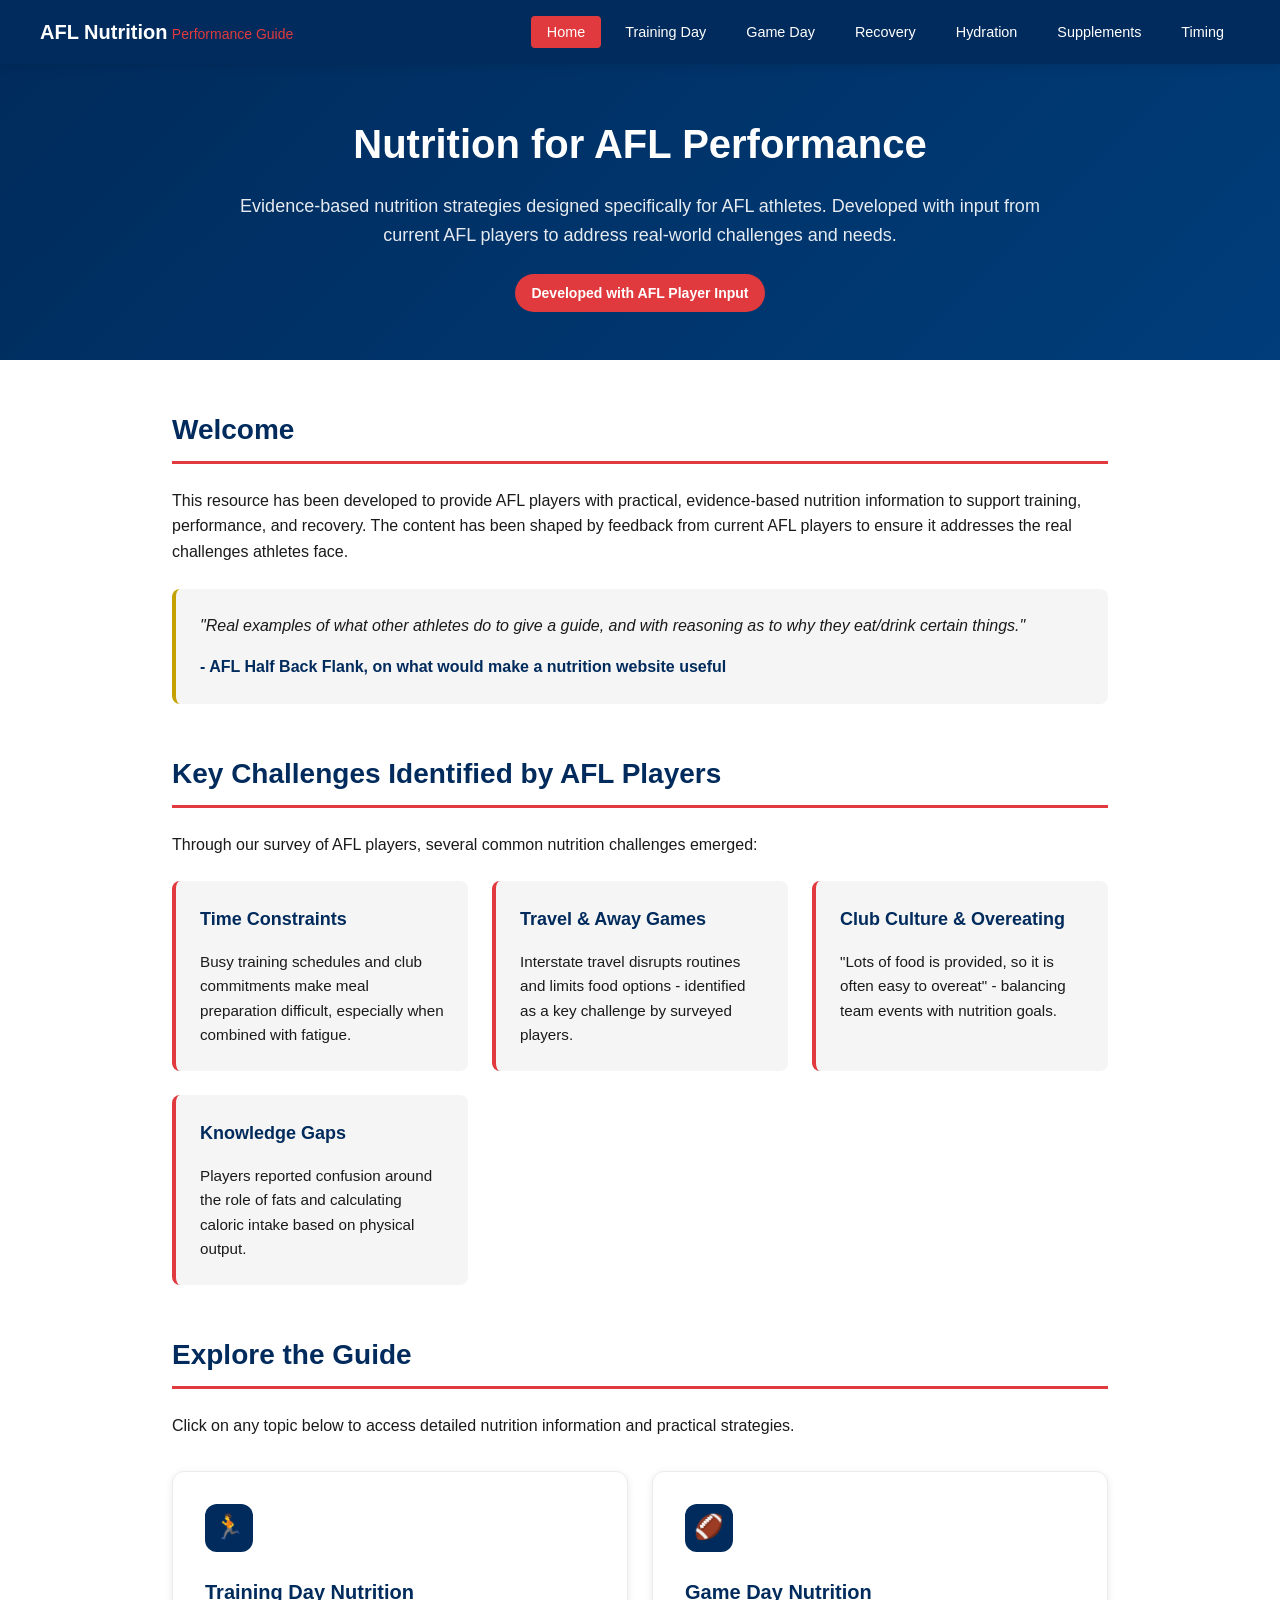
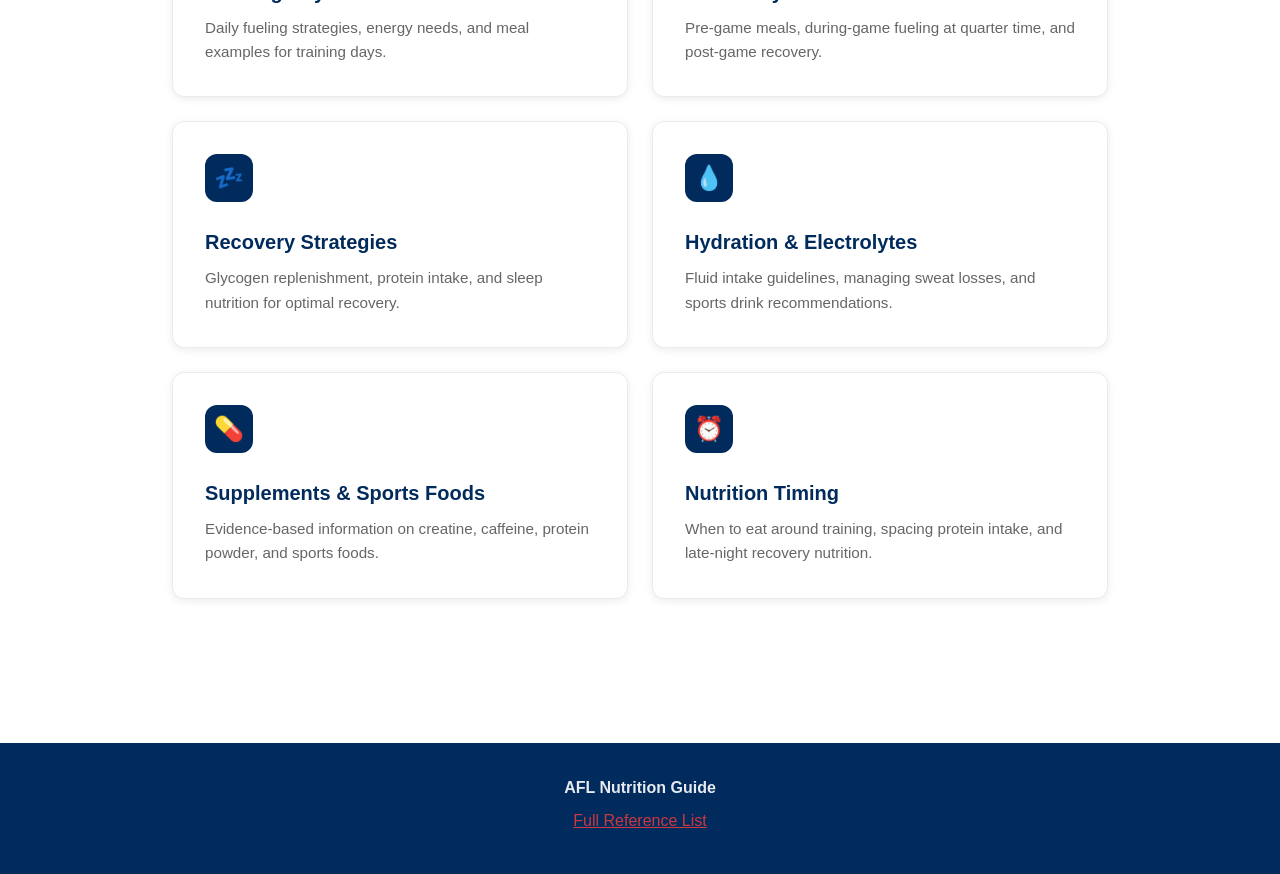
<file: index.html>
<!DOCTYPE html>
<html lang="en">
<head>
  <meta charset="UTF-8">
  <meta name="viewport" content="width=device-width, initial-scale=1.0">
  <title>AFL Nutrition Guide | Fueling Elite Performance</title>
  <link rel="stylesheet" href="styles.css">
</head>
<body>
  <!-- Navigation -->
  <nav class="navbar">
    <div class="nav-container">
      <a href="index.html" class="nav-logo">
        <div>
          <span class="nav-logo-text">AFL Nutrition</span>
          <span class="nav-logo-sub">Performance Guide</span>
        </div>
      </a>
      <ul class="nav-menu">
        <li><a href="index.html" class="active">Home</a></li>
        <li><a href="training-day.html">Training Day</a></li>
        <li><a href="game-day.html">Game Day</a></li>
        <li><a href="recovery.html">Recovery</a></li>
        <li><a href="hydration.html">Hydration</a></li>
        <li><a href="supplements.html">Supplements</a></li>
        <li><a href="timing.html">Timing</a></li>
      </ul>
    </div>
  </nav>

  <!-- Hero Section -->
  <section class="hero">
    <div class="hero-content">
      <h1>Nutrition for AFL Performance</h1>
      <p>Evidence-based nutrition strategies designed specifically for AFL athletes. Developed with input from current AFL players to address real-world challenges and needs.</p>
      <span class="hero-badge">Developed with AFL Player Input</span>
    </div>
  </section>

  <!-- Main Content -->
  <main class="main-content">

    <!-- Introduction -->
    <section class="section">
      <h2>Welcome</h2>
      <p>This resource has been developed to provide AFL players with practical, evidence-based nutrition information to support training, performance, and recovery. The content has been shaped by feedback from current AFL players to ensure it addresses the real challenges athletes face.</p>

      <div class="athlete-quote">
        "Real examples of what other athletes do to give a guide, and with reasoning as to why they eat/drink certain things."
        <cite>- AFL Half Back Flank, on what would make a nutrition website useful</cite>
      </div>
    </section>

    <!-- Key Challenges Section -->
    <section class="section">
      <h2>Key Challenges Identified by AFL Players</h2>
      <p>Through our survey of AFL players, several common nutrition challenges emerged:</p>

      <div class="card-grid">
        <div class="card">
          <h3>Time Constraints</h3>
          <p>Busy training schedules and club commitments make meal preparation difficult, especially when combined with fatigue.</p>
        </div>
        <div class="card">
          <h3>Travel & Away Games</h3>
          <p>Interstate travel disrupts routines and limits food options - identified as a key challenge by surveyed players.</p>
        </div>
        <div class="card">
          <h3>Club Culture & Overeating</h3>
          <p>"Lots of food is provided, so it is often easy to overeat" - balancing team events with nutrition goals.</p>
        </div>
        <div class="card">
          <h3>Knowledge Gaps</h3>
          <p>Players reported confusion around the role of fats and calculating caloric intake based on physical output.</p>
        </div>
      </div>
    </section>

    <!-- Page Navigation Cards -->
    <section class="section">
      <h2>Explore the Guide</h2>
      <p>Click on any topic below to access detailed nutrition information and practical strategies.</p>

      <div class="page-cards">
        <a href="training-day.html" class="page-card">
          <div class="page-card-icon">&#127939;</div>
          <h3>Training Day Nutrition</h3>
          <p>Daily fueling strategies, energy needs, and meal examples for training days.</p>
        </a>

        <a href="game-day.html" class="page-card">
          <div class="page-card-icon">&#127944;</div>
          <h3>Game Day Nutrition</h3>
          <p>Pre-game meals, during-game fueling at quarter time, and post-game recovery.</p>
        </a>

        <a href="recovery.html" class="page-card">
          <div class="page-card-icon">&#128164;</div>
          <h3>Recovery Strategies</h3>
          <p>Glycogen replenishment, protein intake, and sleep nutrition for optimal recovery.</p>
        </a>

        <a href="hydration.html" class="page-card">
          <div class="page-card-icon">&#128167;</div>
          <h3>Hydration & Electrolytes</h3>
          <p>Fluid intake guidelines, managing sweat losses, and sports drink recommendations.</p>
        </a>

        <a href="supplements.html" class="page-card">
          <div class="page-card-icon">&#128138;</div>
          <h3>Supplements & Sports Foods</h3>
          <p>Evidence-based information on creatine, caffeine, protein powder, and sports foods.</p>
        </a>

        <a href="timing.html" class="page-card">
          <div class="page-card-icon">&#9200;</div>
          <h3>Nutrition Timing</h3>
          <p>When to eat around training, spacing protein intake, and late-night recovery nutrition.</p>
        </a>
      </div>
    </section>

  </main>

  <!-- Footer -->
  <footer class="footer">
    <p><strong>AFL Nutrition Guide</strong></p>
    <p><a href="references.html">Full Reference List</a></p>
  </footer>

</body>
</html>
<!-- v2 -->
</file>
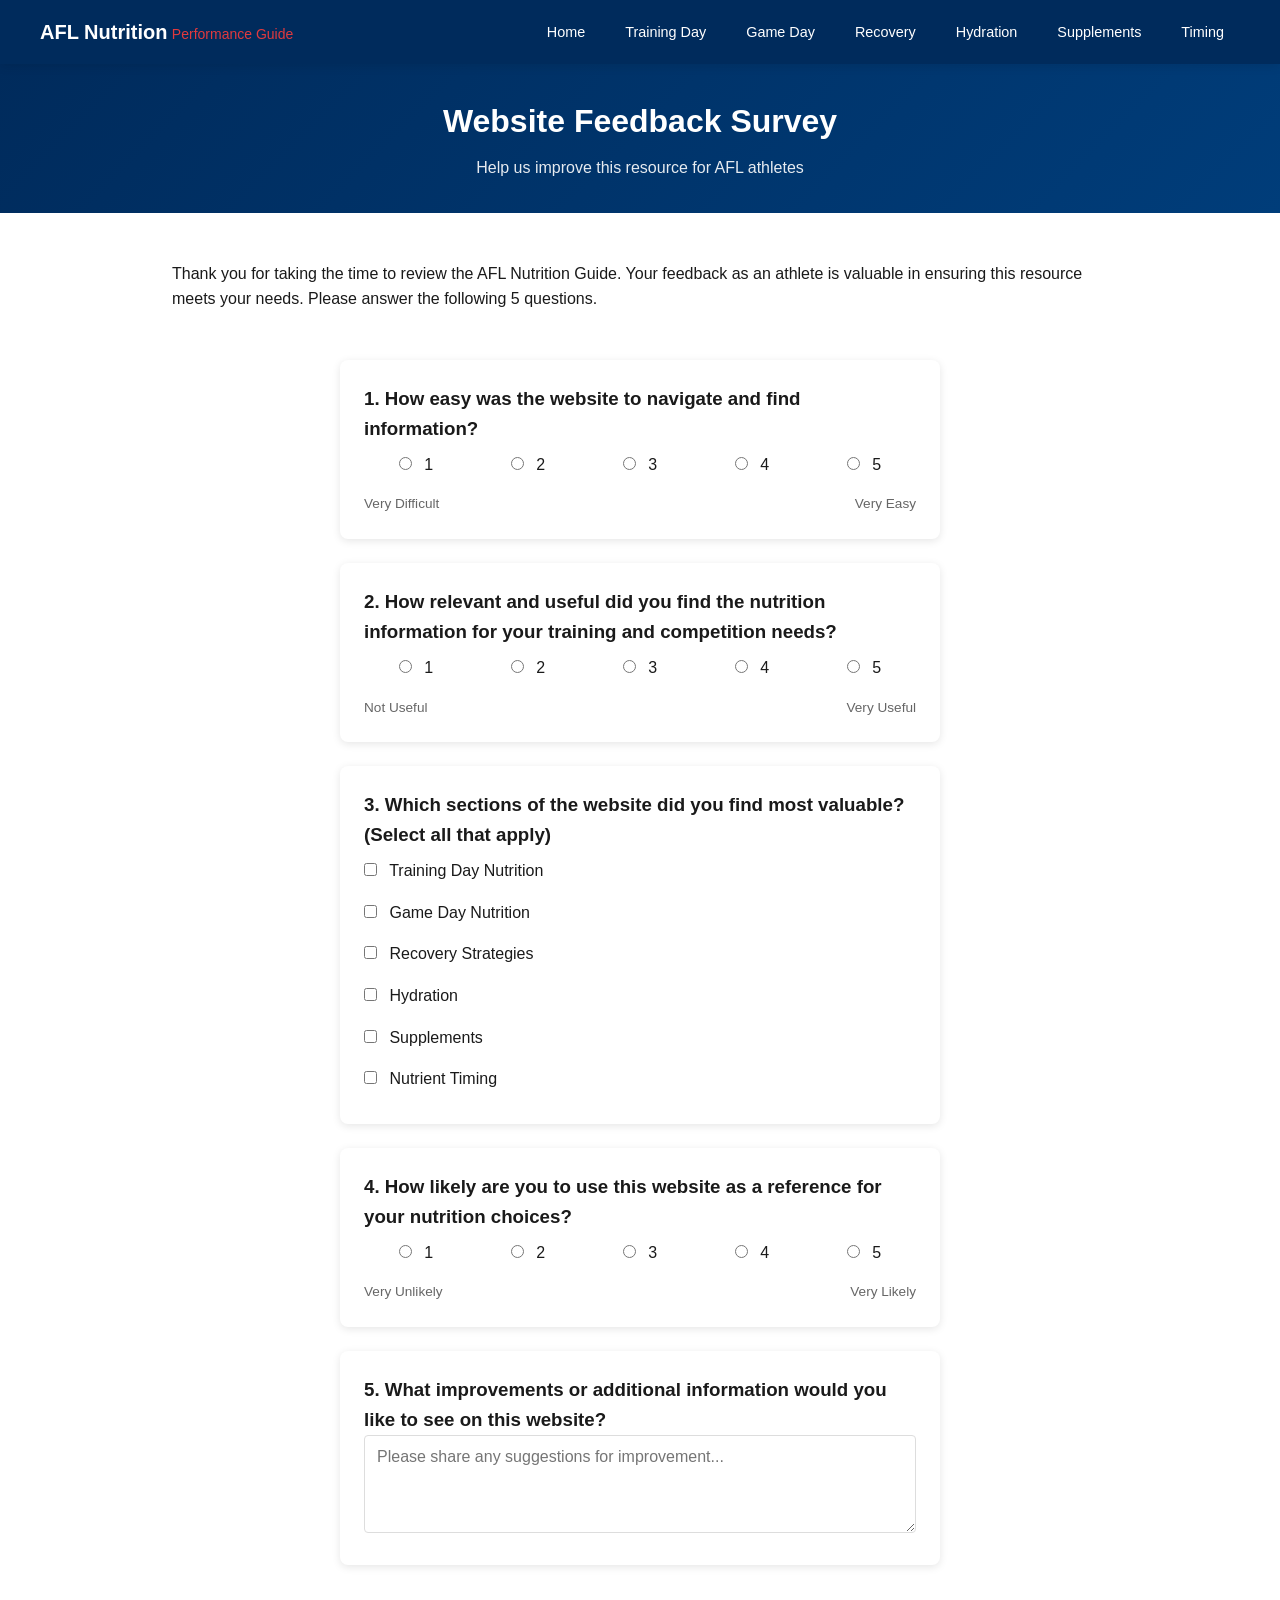
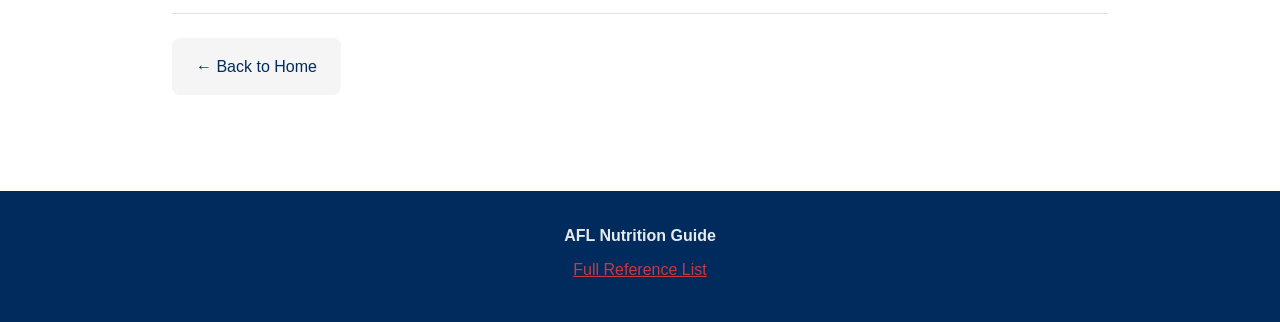
<file: feedback.html>
<!DOCTYPE html>
<html lang="en">
<head>
  <meta charset="UTF-8">
  <meta name="viewport" content="width=device-width, initial-scale=1.0">
  <title>Feedback Survey | AFL Nutrition Guide</title>
  <link rel="stylesheet" href="styles.css">
  <style>
    .survey-form {
      max-width: 600px;
      margin: 0 auto;
    }
    .survey-question {
      background: white;
      padding: 1.5rem;
      border-radius: 8px;
      margin-bottom: 1.5rem;
      box-shadow: 0 2px 8px rgba(0, 0, 0, 0.1);
    }
    .survey-question h3 {
      margin-top: 0;
      color: var(--primary-green);
    }
    .survey-question label {
      display: block;
      padding: 0.5rem 0;
      cursor: pointer;
    }
    .survey-question input[type="radio"],
    .survey-question input[type="checkbox"] {
      margin-right: 0.5rem;
    }
    .survey-question textarea {
      width: 100%;
      padding: 0.75rem;
      border: 1px solid #ddd;
      border-radius: 4px;
      font-family: inherit;
      font-size: 1rem;
      resize: vertical;
    }
    .rating-scale {
      display: flex;
      justify-content: space-between;
      flex-wrap: wrap;
      gap: 0.5rem;
    }
    .rating-scale label {
      text-align: center;
      flex: 1;
      min-width: 60px;
    }
    .scale-labels {
      display: flex;
      justify-content: space-between;
      font-size: 0.85rem;
      color: #666;
      margin-top: 0.5rem;
    }
  </style>
</head>
<body>
  <!-- Navigation -->
  <nav class="navbar">
    <div class="nav-container">
      <a href="index.html" class="nav-logo">
        <div>
          <span class="nav-logo-text">AFL Nutrition</span>
          <span class="nav-logo-sub">Performance Guide</span>
        </div>
      </a>
      <ul class="nav-menu">
        <li><a href="index.html">Home</a></li>
        <li><a href="training-day.html">Training Day</a></li>
        <li><a href="game-day.html">Game Day</a></li>
        <li><a href="recovery.html">Recovery</a></li>
        <li><a href="hydration.html">Hydration</a></li>
        <li><a href="supplements.html">Supplements</a></li>
        <li><a href="timing.html">Timing</a></li>
      </ul>
    </div>
  </nav>

  <!-- Page Header -->
  <header class="page-header">
    <h1>Website Feedback Survey</h1>
    <p>Help us improve this resource for AFL athletes</p>
  </header>

  <!-- Main Content -->
  <main class="main-content">
    <section class="section">
      <p>Thank you for taking the time to review the AFL Nutrition Guide. Your feedback as an athlete is valuable in ensuring this resource meets your needs. Please answer the following 5 questions.</p>
    </section>

    <form class="survey-form">
      <!-- Question 1 -->
      <div class="survey-question">
        <h3>1. How easy was the website to navigate and find information?</h3>
        <div class="rating-scale">
          <label><input type="radio" name="q1" value="1"> 1</label>
          <label><input type="radio" name="q1" value="2"> 2</label>
          <label><input type="radio" name="q1" value="3"> 3</label>
          <label><input type="radio" name="q1" value="4"> 4</label>
          <label><input type="radio" name="q1" value="5"> 5</label>
        </div>
        <div class="scale-labels">
          <span>Very Difficult</span>
          <span>Very Easy</span>
        </div>
      </div>

      <!-- Question 2 -->
      <div class="survey-question">
        <h3>2. How relevant and useful did you find the nutrition information for your training and competition needs?</h3>
        <div class="rating-scale">
          <label><input type="radio" name="q2" value="1"> 1</label>
          <label><input type="radio" name="q2" value="2"> 2</label>
          <label><input type="radio" name="q2" value="3"> 3</label>
          <label><input type="radio" name="q2" value="4"> 4</label>
          <label><input type="radio" name="q2" value="5"> 5</label>
        </div>
        <div class="scale-labels">
          <span>Not Useful</span>
          <span>Very Useful</span>
        </div>
      </div>

      <!-- Question 3 -->
      <div class="survey-question">
        <h3>3. Which sections of the website did you find most valuable? (Select all that apply)</h3>
        <label><input type="checkbox" name="q3" value="training"> Training Day Nutrition</label>
        <label><input type="checkbox" name="q3" value="gameday"> Game Day Nutrition</label>
        <label><input type="checkbox" name="q3" value="recovery"> Recovery Strategies</label>
        <label><input type="checkbox" name="q3" value="hydration"> Hydration</label>
        <label><input type="checkbox" name="q3" value="supplements"> Supplements</label>
        <label><input type="checkbox" name="q3" value="timing"> Nutrient Timing</label>
      </div>

      <!-- Question 4 -->
      <div class="survey-question">
        <h3>4. How likely are you to use this website as a reference for your nutrition choices?</h3>
        <div class="rating-scale">
          <label><input type="radio" name="q4" value="1"> 1</label>
          <label><input type="radio" name="q4" value="2"> 2</label>
          <label><input type="radio" name="q4" value="3"> 3</label>
          <label><input type="radio" name="q4" value="4"> 4</label>
          <label><input type="radio" name="q4" value="5"> 5</label>
        </div>
        <div class="scale-labels">
          <span>Very Unlikely</span>
          <span>Very Likely</span>
        </div>
      </div>

      <!-- Question 5 -->
      <div class="survey-question">
        <h3>5. What improvements or additional information would you like to see on this website?</h3>
        <textarea name="q5" rows="4" placeholder="Please share any suggestions for improvement..."></textarea>
      </div>

    </form>

    <!-- Page Navigation -->
    <nav class="quick-nav">
      <a href="index.html">&#8592; Back to Home</a>
    </nav>

  </main>

  <!-- Footer -->
  <footer class="footer">
    <p><strong>AFL Nutrition Guide</strong></p>
    <p><a href="references.html">Full Reference List</a></p>
  </footer>

</body>
</html>
</file>
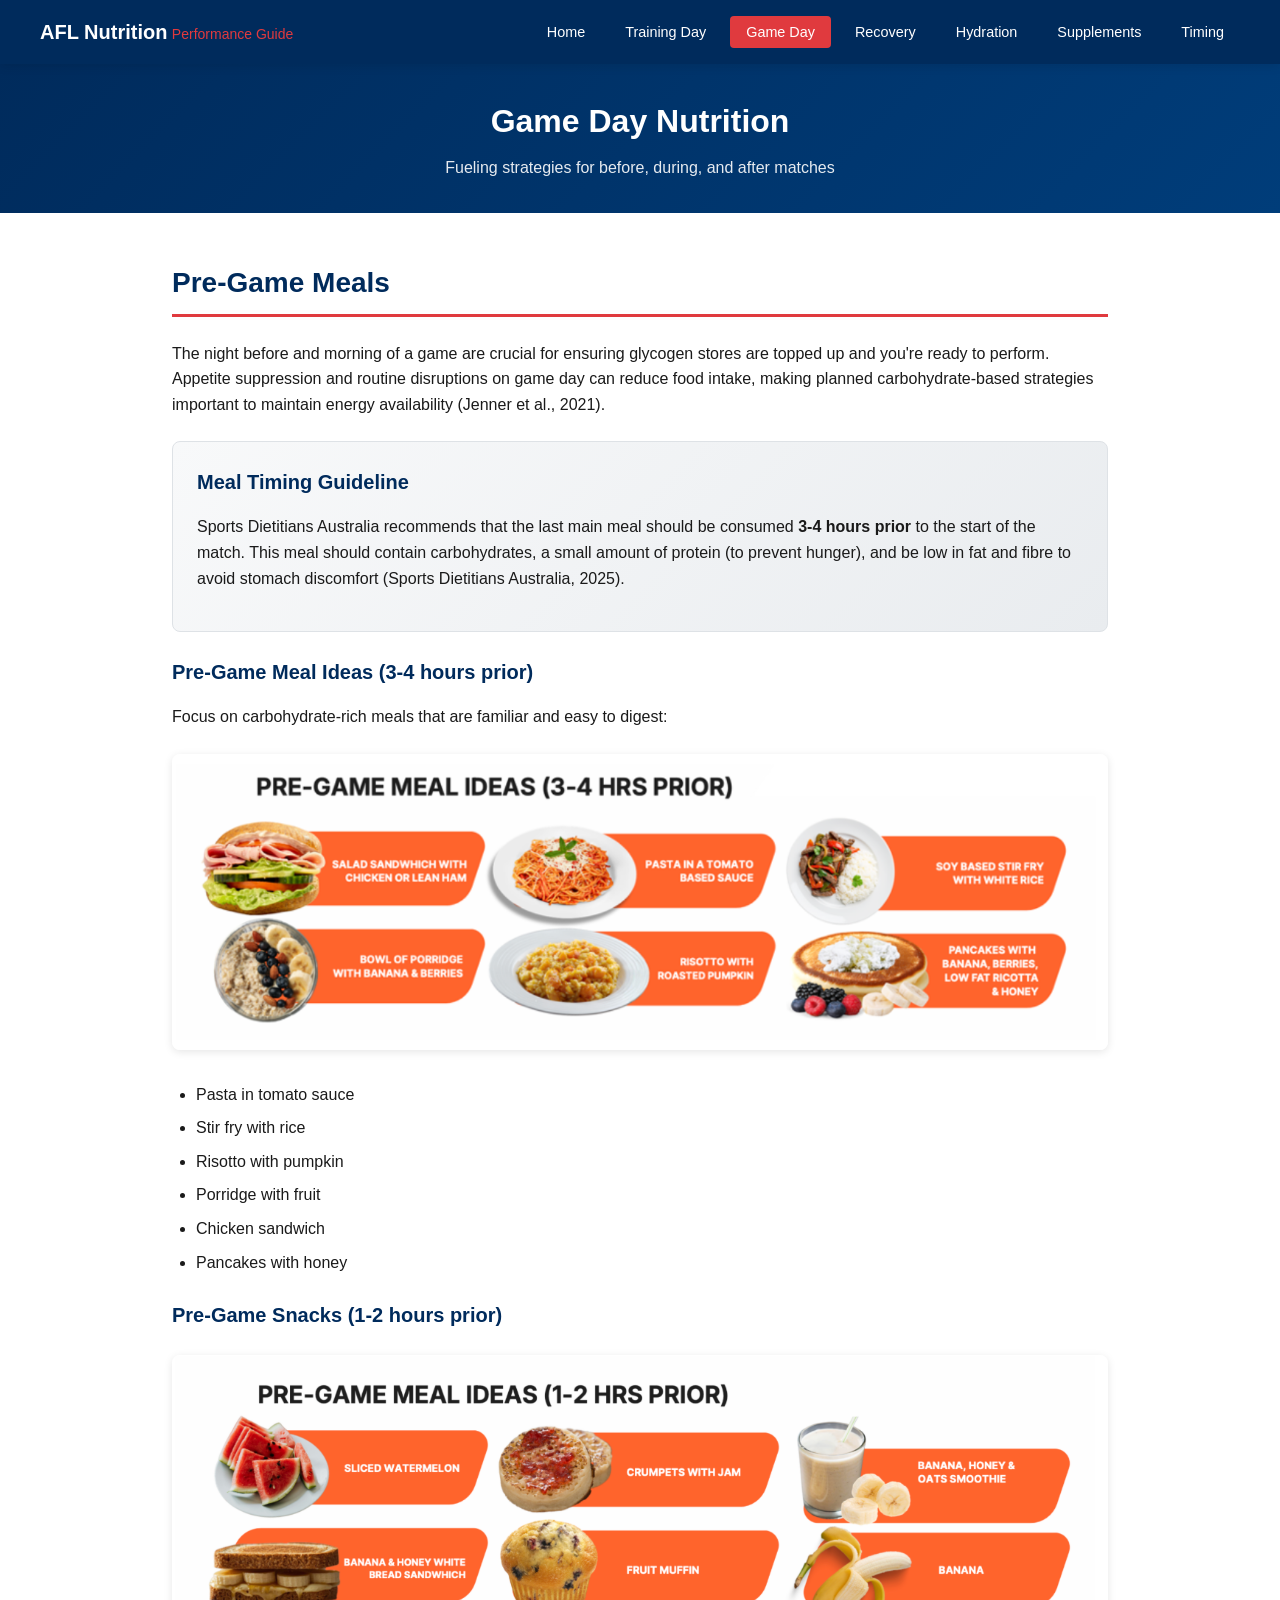
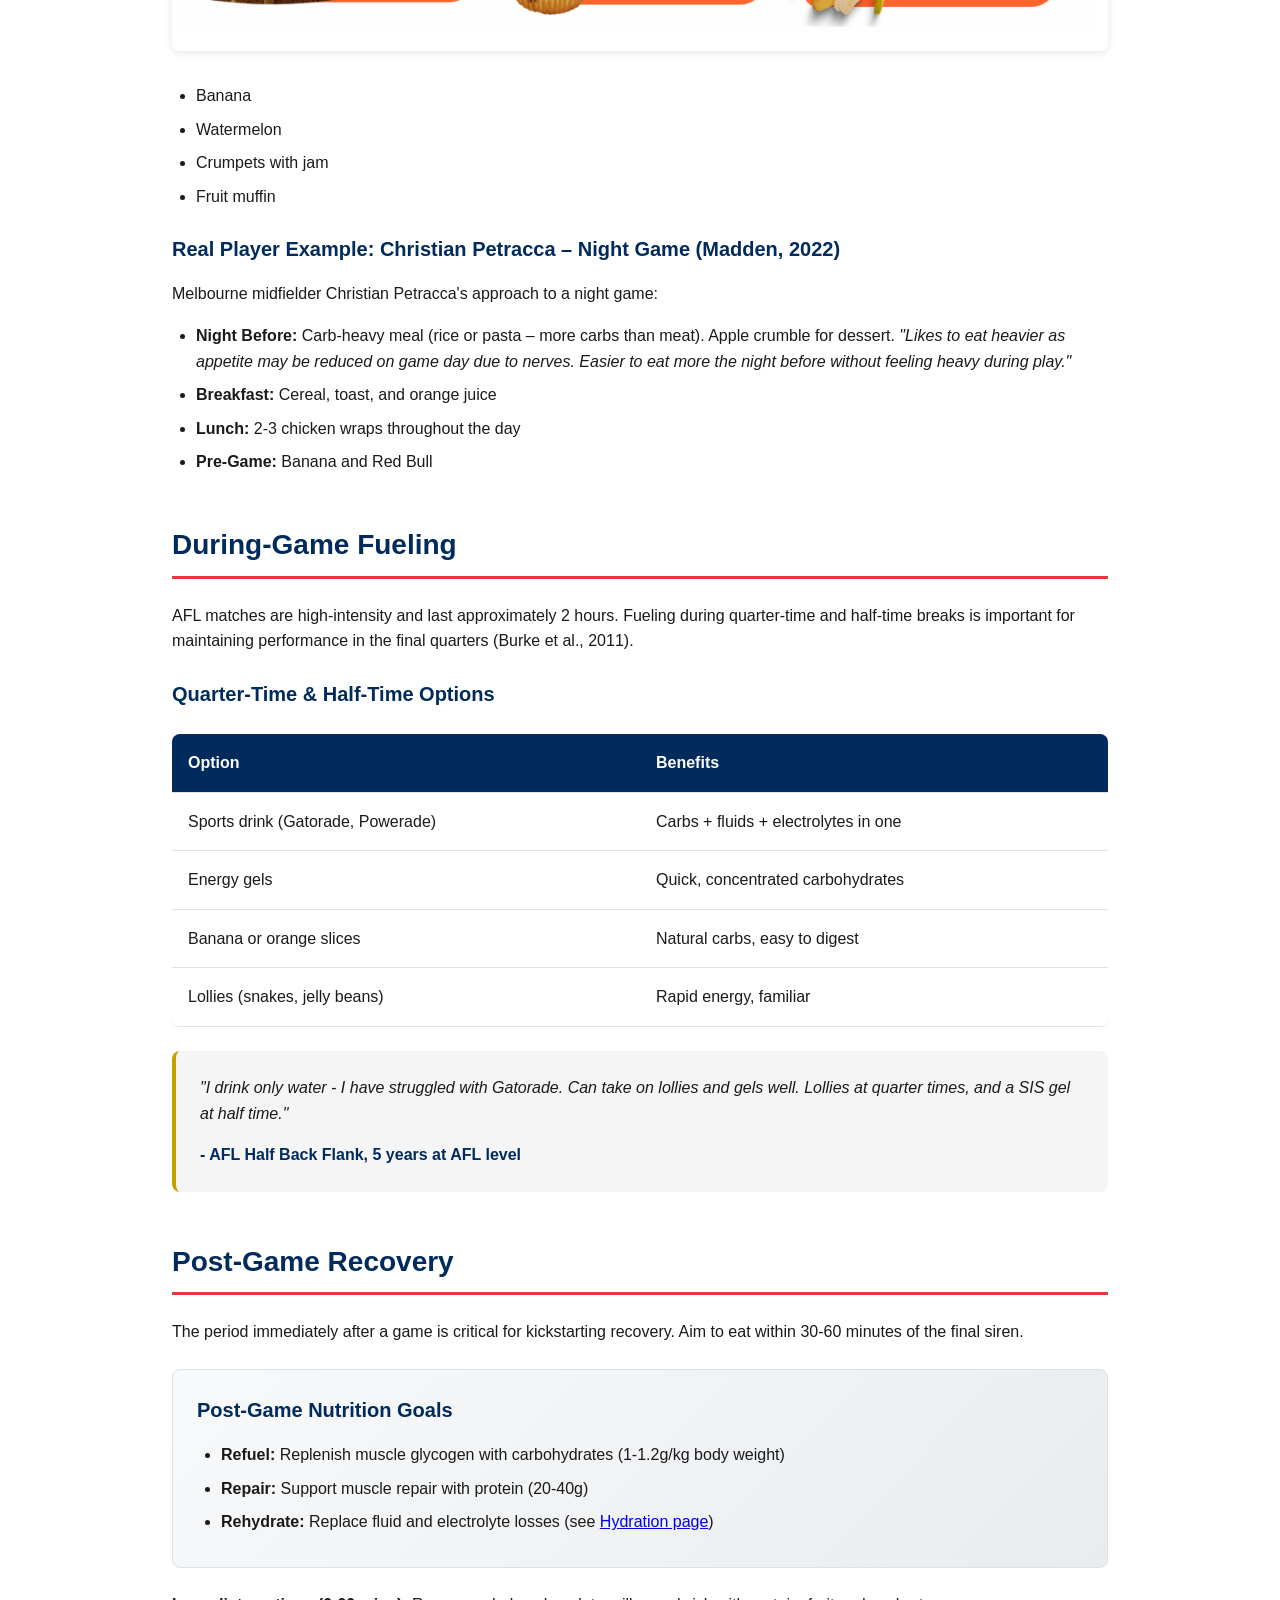
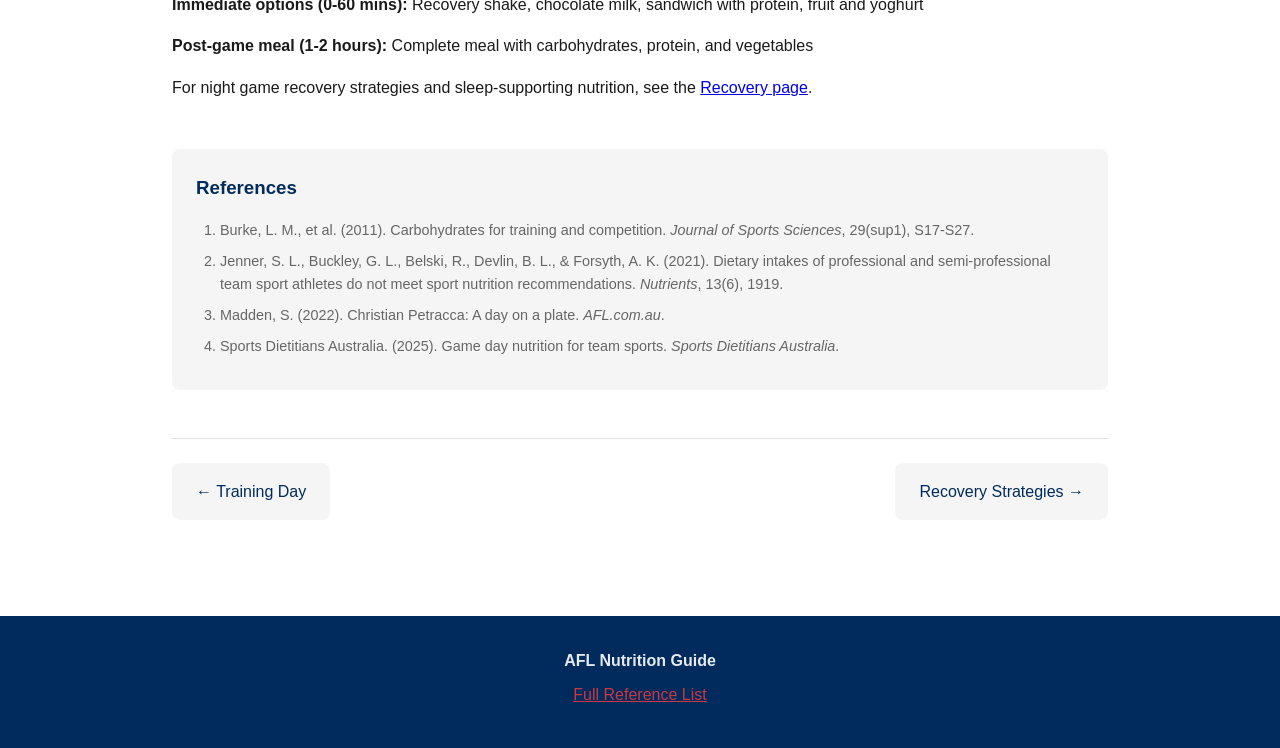
<file: game-day.html>
<!DOCTYPE html>
<html lang="en">
<head>
  <meta charset="UTF-8">
  <meta name="viewport" content="width=device-width, initial-scale=1.0">
  <title>Game Day Nutrition | AFL Nutrition Guide</title>
  <link rel="stylesheet" href="styles.css">
</head>
<body>
  <!-- Navigation -->
  <nav class="navbar">
    <div class="nav-container">
      <a href="index.html" class="nav-logo">
        <div>
          <span class="nav-logo-text">AFL Nutrition</span>
          <span class="nav-logo-sub">Performance Guide</span>
        </div>
      </a>
      <ul class="nav-menu">
        <li><a href="index.html">Home</a></li>
        <li><a href="training-day.html">Training Day</a></li>
        <li><a href="game-day.html" class="active">Game Day</a></li>
        <li><a href="recovery.html">Recovery</a></li>
        <li><a href="hydration.html">Hydration</a></li>
        <li><a href="supplements.html">Supplements</a></li>
        <li><a href="timing.html">Timing</a></li>
      </ul>
    </div>
  </nav>

  <!-- Page Header -->
  <header class="page-header">
    <h1>Game Day Nutrition</h1>
    <p>Fueling strategies for before, during, and after matches</p>
  </header>

  <!-- Main Content -->
  <main class="main-content">

    <!-- Pre-Game Nutrition -->
    <section class="section">
      <h2>Pre-Game Meals</h2>
      <p>The night before and morning of a game are crucial for ensuring glycogen stores are topped up and you're ready to perform. Appetite suppression and routine disruptions on game day can reduce food intake, making planned carbohydrate-based strategies important to maintain energy availability (Jenner et al., 2021).</p>

      <div class="key-points">
        <h3>Meal Timing Guideline</h3>
        <p>Sports Dietitians Australia recommends that the last main meal should be consumed <strong>3-4 hours prior</strong> to the start of the match. This meal should contain carbohydrates, a small amount of protein (to prevent hunger), and be low in fat and fibre to avoid stomach discomfort (Sports Dietitians Australia, 2025).</p>
      </div>

      <h3>Pre-Game Meal Ideas (3-4 hours prior)</h3>
      <p>Focus on carbohydrate-rich meals that are familiar and easy to digest:</p>
      <div class="section-image">
        <img src="Pic1.png" alt="Pre-game meal ideas for 3-4 hours before a match">
      </div>
      <ul>
        <li>Pasta in tomato sauce</li>
        <li>Stir fry with rice</li>
        <li>Risotto with pumpkin</li>
        <li>Porridge with fruit</li>
        <li>Chicken sandwich</li>
        <li>Pancakes with honey</li>
      </ul>

      <h3>Pre-Game Snacks (1-2 hours prior)</h3>
      <div class="section-image">
        <img src="Pic2.png" alt="Pre-game snack ideas for 1-2 hours before a match">
      </div>
      <ul>
        <li>Banana</li>
        <li>Watermelon</li>
        <li>Crumpets with jam</li>
        <li>Fruit muffin</li>
      </ul>

      <h3>Real Player Example: Christian Petracca – Night Game (Madden, 2022)</h3>
      <p>Melbourne midfielder Christian Petracca's approach to a night game:</p>
      <ul>
        <li><strong>Night Before:</strong> Carb-heavy meal (rice or pasta – more carbs than meat). Apple crumble for dessert. <em>"Likes to eat heavier as appetite may be reduced on game day due to nerves. Easier to eat more the night before without feeling heavy during play."</em></li>
        <li><strong>Breakfast:</strong> Cereal, toast, and orange juice</li>
        <li><strong>Lunch:</strong> 2-3 chicken wraps throughout the day</li>
        <li><strong>Pre-Game:</strong> Banana and Red Bull</li>
      </ul>
    </section>

    <!-- During Game -->
    <section class="section">
      <h2>During-Game Fueling</h2>
      <p>AFL matches are high-intensity and last approximately 2 hours. Fueling during quarter-time and half-time breaks is important for maintaining performance in the final quarters (Burke et al., 2011).</p>

      <h3>Quarter-Time & Half-Time Options</h3>
      <div class="table-container">
        <table>
          <thead>
            <tr>
              <th>Option</th>
              <th>Benefits</th>
            </tr>
          </thead>
          <tbody>
            <tr>
              <td>Sports drink (Gatorade, Powerade)</td>
              <td>Carbs + fluids + electrolytes in one</td>
            </tr>
            <tr>
              <td>Energy gels</td>
              <td>Quick, concentrated carbohydrates</td>
            </tr>
            <tr>
              <td>Banana or orange slices</td>
              <td>Natural carbs, easy to digest</td>
            </tr>
            <tr>
              <td>Lollies (snakes, jelly beans)</td>
              <td>Rapid energy, familiar</td>
            </tr>
          </tbody>
        </table>
      </div>

      <div class="athlete-quote">
        "I drink only water - I have struggled with Gatorade. Can take on lollies and gels well. Lollies at quarter times, and a SIS gel at half time."
        <cite>- AFL Half Back Flank, 5 years at AFL level</cite>
      </div>
    </section>

    <!-- Post-Game Recovery -->
    <section class="section">
      <h2>Post-Game Recovery</h2>
      <p>The period immediately after a game is critical for kickstarting recovery. Aim to eat within 30-60 minutes of the final siren.</p>

      <div class="key-points">
        <h3>Post-Game Nutrition Goals</h3>
        <ul>
          <li><strong>Refuel:</strong> Replenish muscle glycogen with carbohydrates (1-1.2g/kg body weight)</li>
          <li><strong>Repair:</strong> Support muscle repair with protein (20-40g)</li>
          <li><strong>Rehydrate:</strong> Replace fluid and electrolyte losses (see <a href="hydration.html">Hydration page</a>)</li>
        </ul>
      </div>

      <p><strong>Immediate options (0-60 mins):</strong> Recovery shake, chocolate milk, sandwich with protein, fruit and yoghurt</p>
      <p><strong>Post-game meal (1-2 hours):</strong> Complete meal with carbohydrates, protein, and vegetables</p>

      <p>For night game recovery strategies and sleep-supporting nutrition, see the <a href="recovery.html">Recovery page</a>.</p>
    </section>

    <!-- References -->
    <section class="references">
      <h3>References</h3>
      <ol>
        <li>Burke, L. M., et al. (2011). Carbohydrates for training and competition. <em>Journal of Sports Sciences</em>, 29(sup1), S17-S27.</li>
        <li>Jenner, S. L., Buckley, G. L., Belski, R., Devlin, B. L., & Forsyth, A. K. (2021). Dietary intakes of professional and semi-professional team sport athletes do not meet sport nutrition recommendations. <em>Nutrients</em>, 13(6), 1919.</li>
        <li>Madden, S. (2022). Christian Petracca: A day on a plate. <em>AFL.com.au</em>.</li>
        <li>Sports Dietitians Australia. (2025). Game day nutrition for team sports. <em>Sports Dietitians Australia</em>.</li>
      </ol>
    </section>

    <!-- Page Navigation -->
    <nav class="quick-nav">
      <a href="training-day.html">&#8592; Training Day</a>
      <a href="recovery.html">Recovery Strategies &#8594;</a>
    </nav>

  </main>

  <!-- Footer -->
  <footer class="footer">
    <p><strong>AFL Nutrition Guide</strong></p>
    <p><a href="references.html">Full Reference List</a></p>
  </footer>

</body>
</html>
</file>
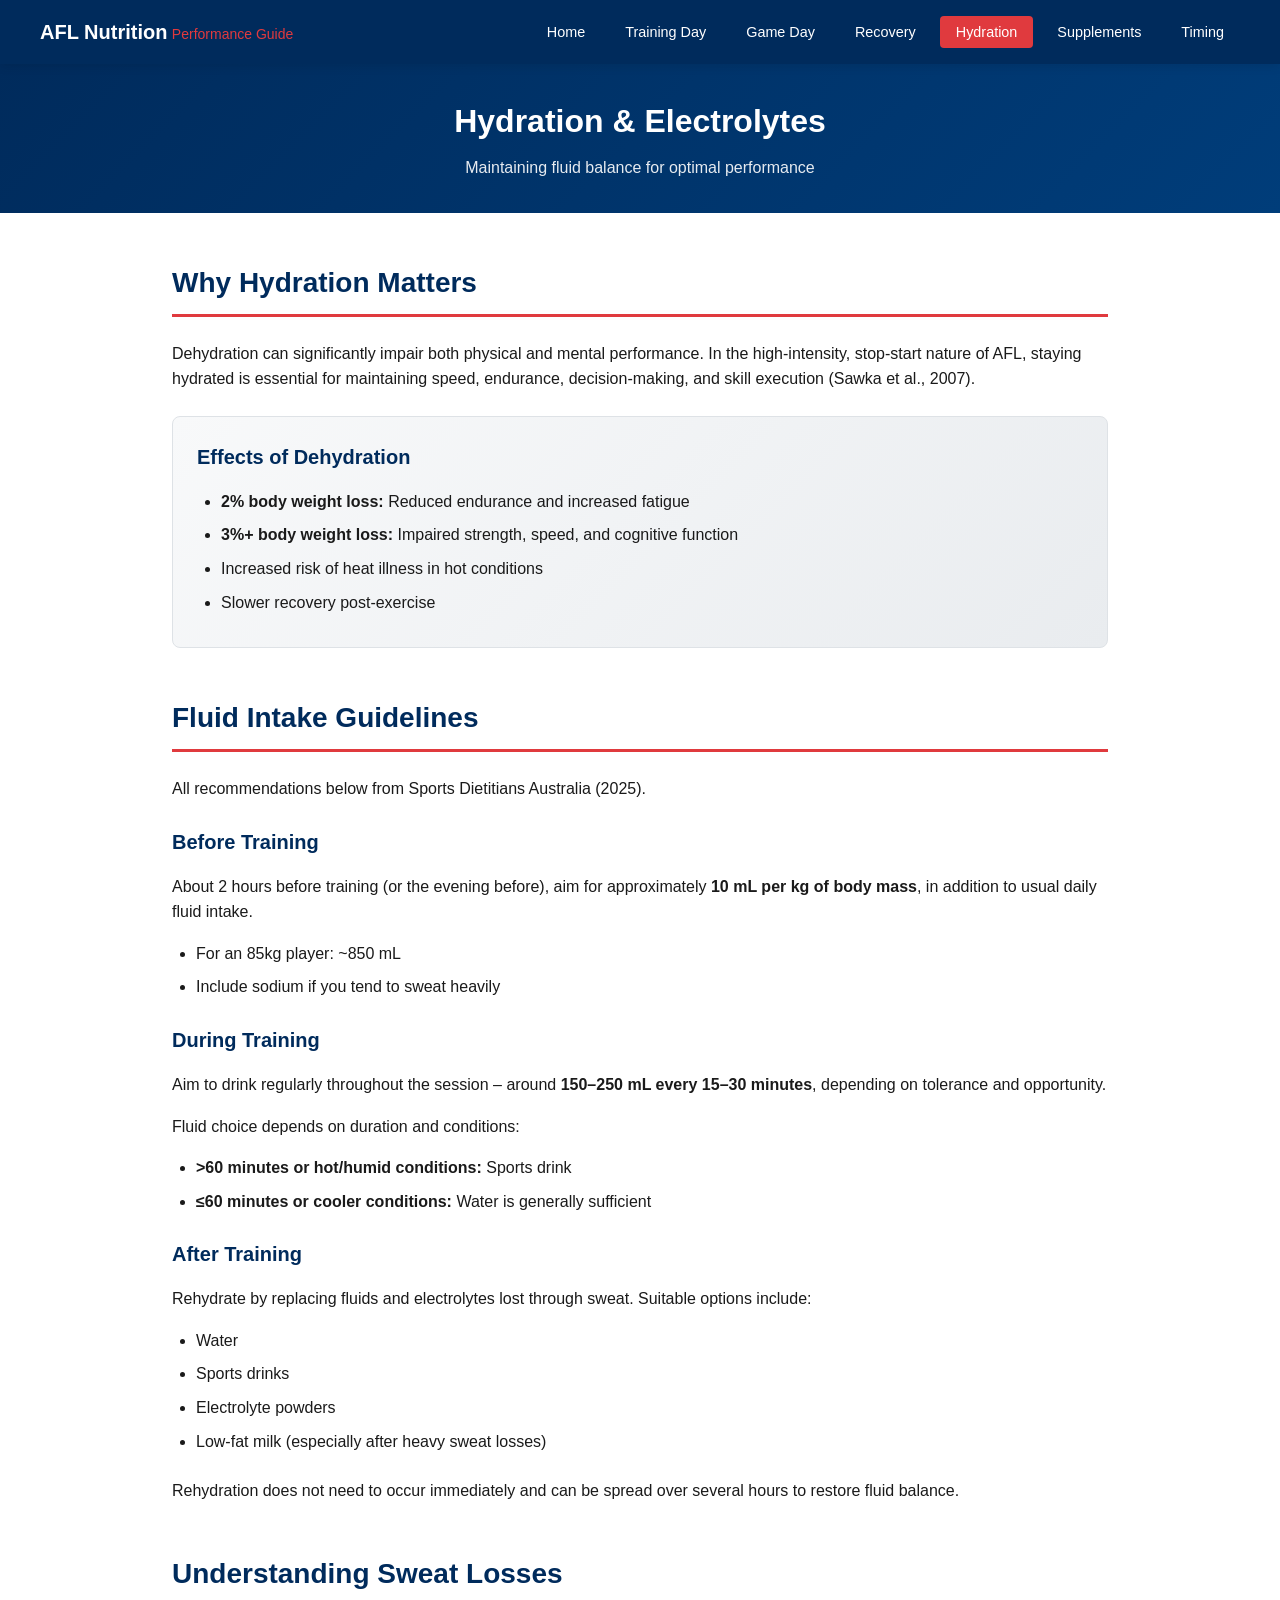
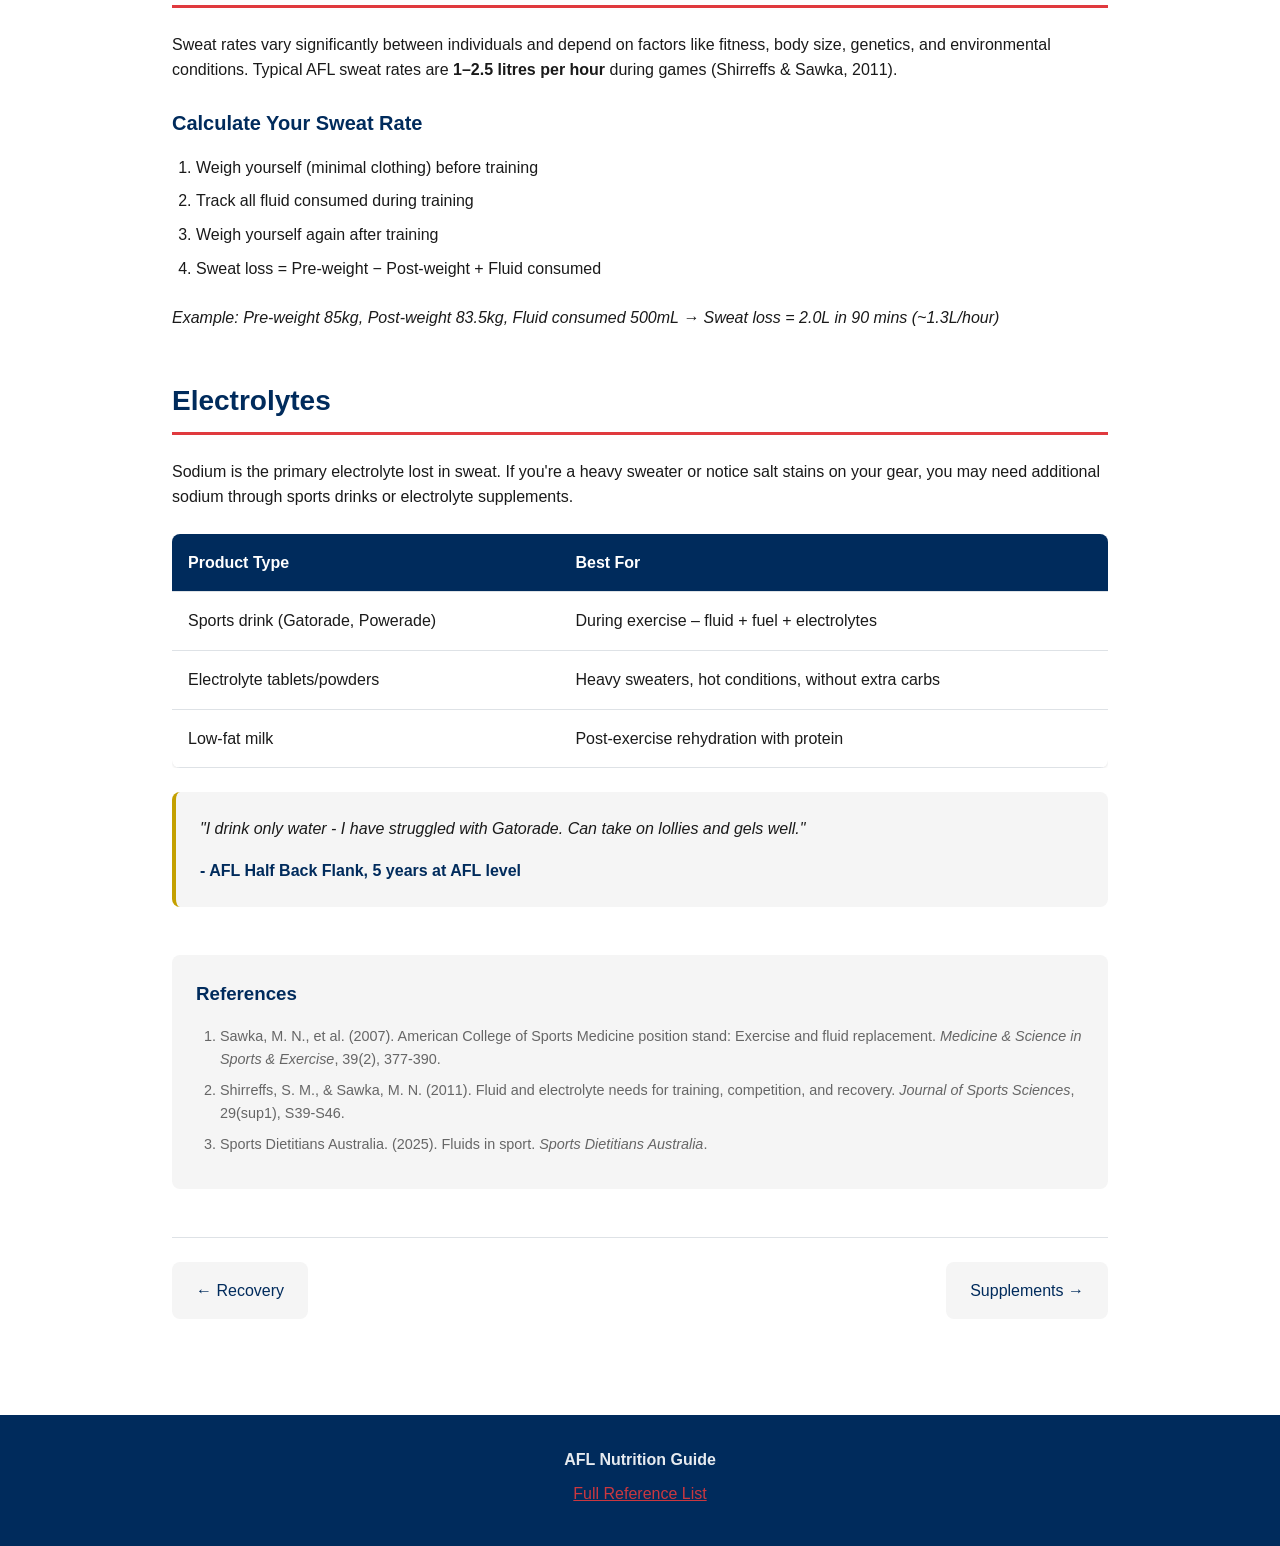
<file: hydration.html>
<!DOCTYPE html>
<html lang="en">
<head>
  <meta charset="UTF-8">
  <meta name="viewport" content="width=device-width, initial-scale=1.0">
  <title>Hydration & Electrolytes | AFL Nutrition Guide</title>
  <link rel="stylesheet" href="styles.css">
</head>
<body>
  <!-- Navigation -->
  <nav class="navbar">
    <div class="nav-container">
      <a href="index.html" class="nav-logo">
        <div>
          <span class="nav-logo-text">AFL Nutrition</span>
          <span class="nav-logo-sub">Performance Guide</span>
        </div>
      </a>
      <ul class="nav-menu">
        <li><a href="index.html">Home</a></li>
        <li><a href="training-day.html">Training Day</a></li>
        <li><a href="game-day.html">Game Day</a></li>
        <li><a href="recovery.html">Recovery</a></li>
        <li><a href="hydration.html" class="active">Hydration</a></li>
        <li><a href="supplements.html">Supplements</a></li>
        <li><a href="timing.html">Timing</a></li>
      </ul>
    </div>
  </nav>

  <!-- Page Header -->
  <header class="page-header">
    <h1>Hydration & Electrolytes</h1>
    <p>Maintaining fluid balance for optimal performance</p>
  </header>

  <!-- Main Content -->
  <main class="main-content">

    <!-- Why Hydration Matters -->
    <section class="section">
      <h2>Why Hydration Matters</h2>
      <p>Dehydration can significantly impair both physical and mental performance. In the high-intensity, stop-start nature of AFL, staying hydrated is essential for maintaining speed, endurance, decision-making, and skill execution (Sawka et al., 2007).</p>

      <div class="key-points">
        <h3>Effects of Dehydration</h3>
        <ul>
          <li><strong>2% body weight loss:</strong> Reduced endurance and increased fatigue</li>
          <li><strong>3%+ body weight loss:</strong> Impaired strength, speed, and cognitive function</li>
          <li>Increased risk of heat illness in hot conditions</li>
          <li>Slower recovery post-exercise</li>
        </ul>
      </div>
    </section>

    <!-- Fluid Intake Guidelines -->
    <section class="section">
      <h2>Fluid Intake Guidelines</h2>
      <p>All recommendations below from Sports Dietitians Australia (2025).</p>

      <h3>Before Training</h3>
      <p>About 2 hours before training (or the evening before), aim for approximately <strong>10 mL per kg of body mass</strong>, in addition to usual daily fluid intake.</p>
      <ul>
        <li>For an 85kg player: ~850 mL</li>
        <li>Include sodium if you tend to sweat heavily</li>
      </ul>

      <h3>During Training</h3>
      <p>Aim to drink regularly throughout the session – around <strong>150–250 mL every 15–30 minutes</strong>, depending on tolerance and opportunity.</p>
      <p>Fluid choice depends on duration and conditions:</p>
      <ul>
        <li><strong>&gt;60 minutes or hot/humid conditions:</strong> Sports drink</li>
        <li><strong>≤60 minutes or cooler conditions:</strong> Water is generally sufficient</li>
      </ul>

      <h3>After Training</h3>
      <p>Rehydrate by replacing fluids and electrolytes lost through sweat. Suitable options include:</p>
      <ul>
        <li>Water</li>
        <li>Sports drinks</li>
        <li>Electrolyte powders</li>
        <li>Low-fat milk (especially after heavy sweat losses)</li>
      </ul>
      <p>Rehydration does not need to occur immediately and can be spread over several hours to restore fluid balance.</p>
    </section>

    <!-- Sweat Losses -->
    <section class="section">
      <h2>Understanding Sweat Losses</h2>
      <p>Sweat rates vary significantly between individuals and depend on factors like fitness, body size, genetics, and environmental conditions. Typical AFL sweat rates are <strong>1–2.5 litres per hour</strong> during games (Shirreffs & Sawka, 2011).</p>

      <h3>Calculate Your Sweat Rate</h3>
      <ol>
        <li>Weigh yourself (minimal clothing) before training</li>
        <li>Track all fluid consumed during training</li>
        <li>Weigh yourself again after training</li>
        <li>Sweat loss = Pre-weight − Post-weight + Fluid consumed</li>
      </ol>
      <p><em>Example: Pre-weight 85kg, Post-weight 83.5kg, Fluid consumed 500mL → Sweat loss = 2.0L in 90 mins (~1.3L/hour)</em></p>
    </section>

    <!-- Electrolytes -->
    <section class="section">
      <h2>Electrolytes</h2>
      <p>Sodium is the primary electrolyte lost in sweat. If you're a heavy sweater or notice salt stains on your gear, you may need additional sodium through sports drinks or electrolyte supplements.</p>

      <div class="table-container">
        <table>
          <thead>
            <tr>
              <th>Product Type</th>
              <th>Best For</th>
            </tr>
          </thead>
          <tbody>
            <tr>
              <td>Sports drink (Gatorade, Powerade)</td>
              <td>During exercise – fluid + fuel + electrolytes</td>
            </tr>
            <tr>
              <td>Electrolyte tablets/powders</td>
              <td>Heavy sweaters, hot conditions, without extra carbs</td>
            </tr>
            <tr>
              <td>Low-fat milk</td>
              <td>Post-exercise rehydration with protein</td>
            </tr>
          </tbody>
        </table>
      </div>

      <div class="athlete-quote">
        "I drink only water - I have struggled with Gatorade. Can take on lollies and gels well."
        <cite>- AFL Half Back Flank, 5 years at AFL level</cite>
      </div>
    </section>

    <!-- References -->
    <section class="references">
      <h3>References</h3>
      <ol>
        <li>Sawka, M. N., et al. (2007). American College of Sports Medicine position stand: Exercise and fluid replacement. <em>Medicine & Science in Sports & Exercise</em>, 39(2), 377-390.</li>
        <li>Shirreffs, S. M., & Sawka, M. N. (2011). Fluid and electrolyte needs for training, competition, and recovery. <em>Journal of Sports Sciences</em>, 29(sup1), S39-S46.</li>
        <li>Sports Dietitians Australia. (2025). Fluids in sport. <em>Sports Dietitians Australia</em>.</li>
      </ol>
    </section>

    <!-- Page Navigation -->
    <nav class="quick-nav">
      <a href="recovery.html">&#8592; Recovery</a>
      <a href="supplements.html">Supplements &#8594;</a>
    </nav>

  </main>

  <!-- Footer -->
  <footer class="footer">
    <p><strong>AFL Nutrition Guide</strong></p>
    <p><a href="references.html">Full Reference List</a></p>
  </footer>

</body>
</html>
</file>
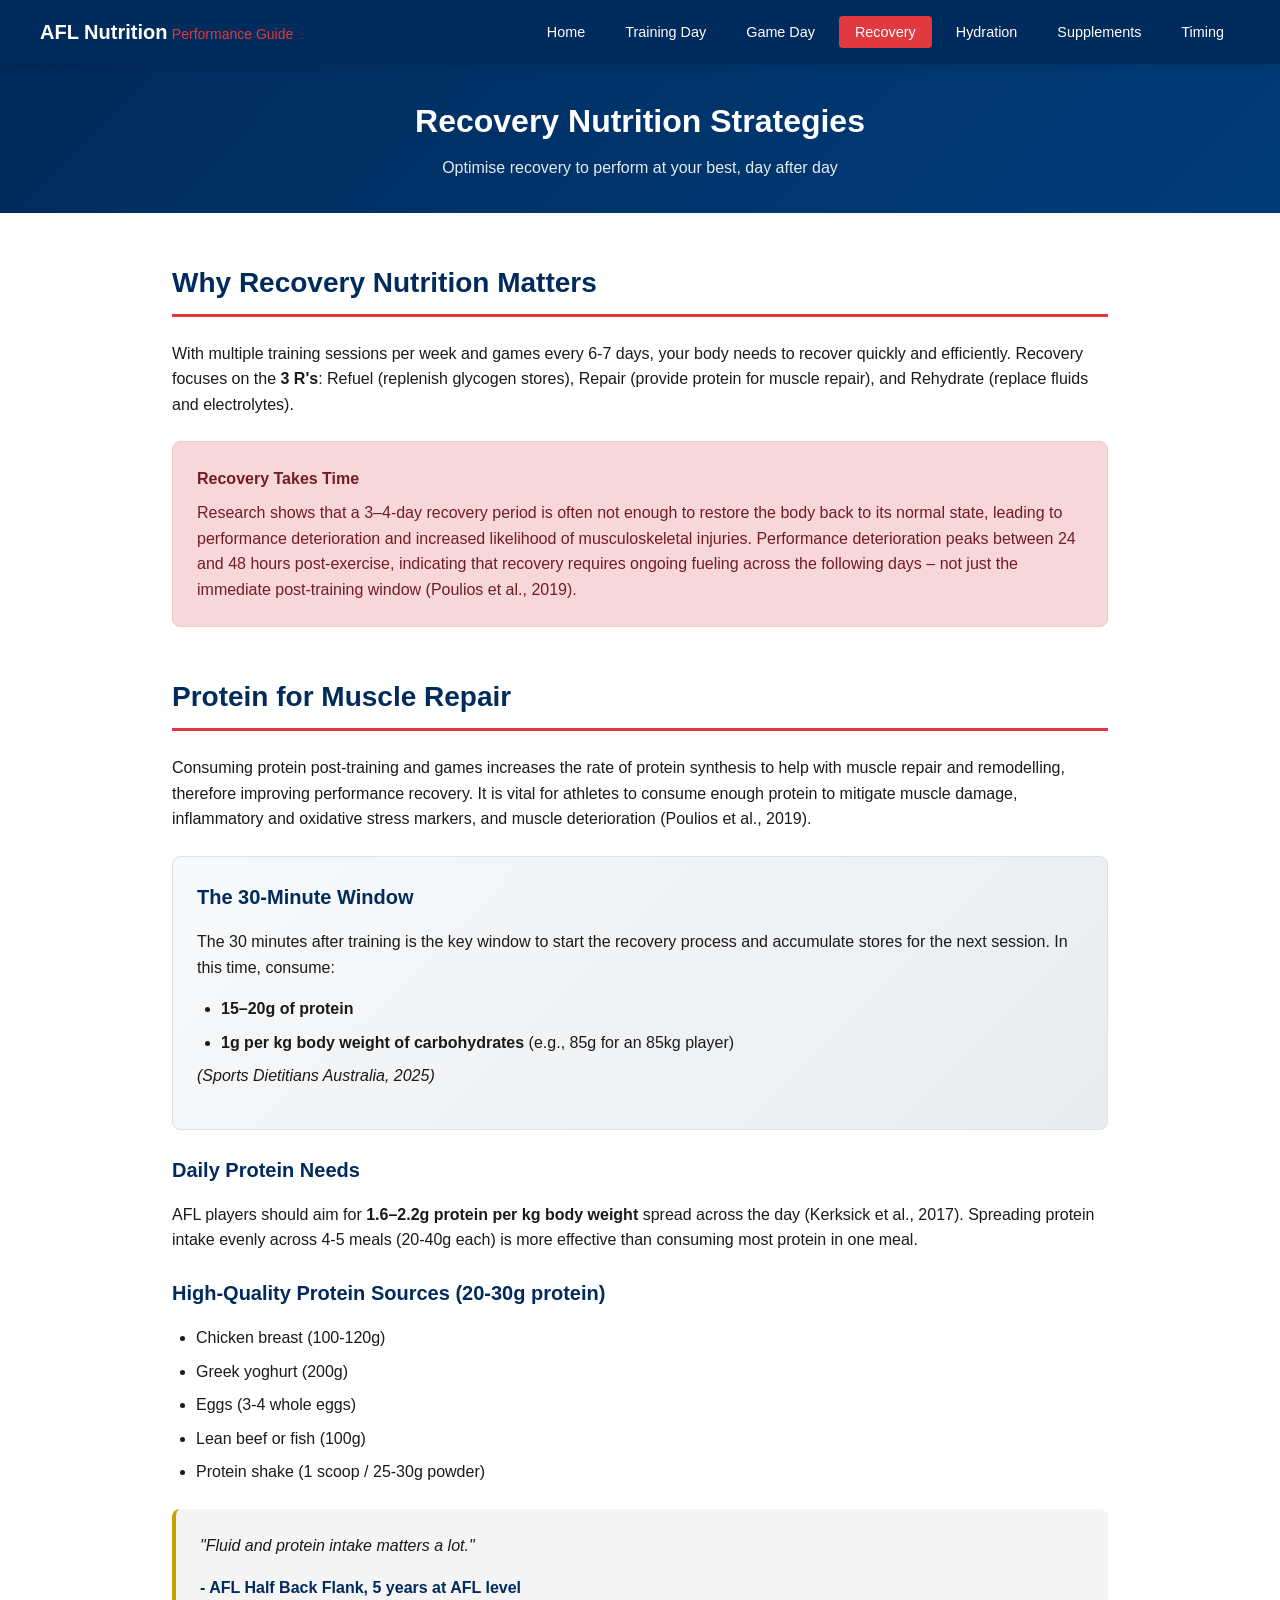
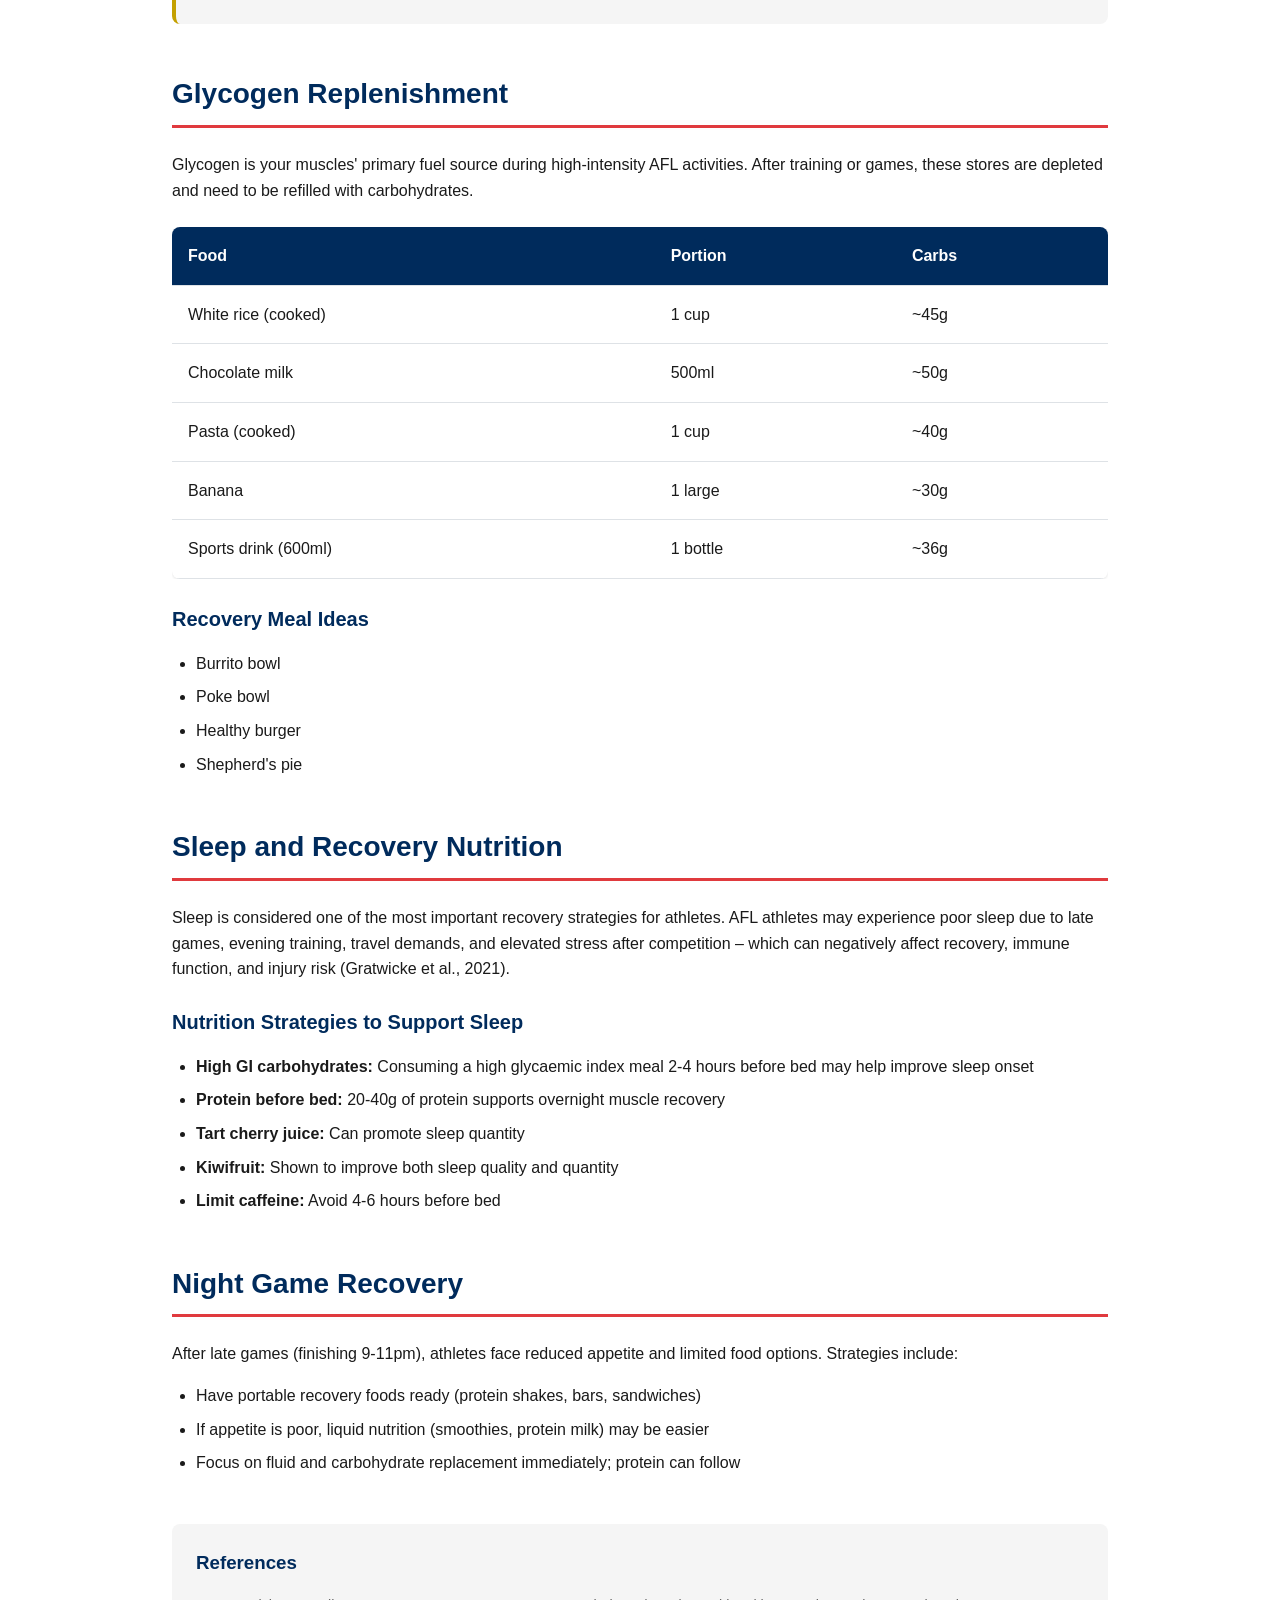
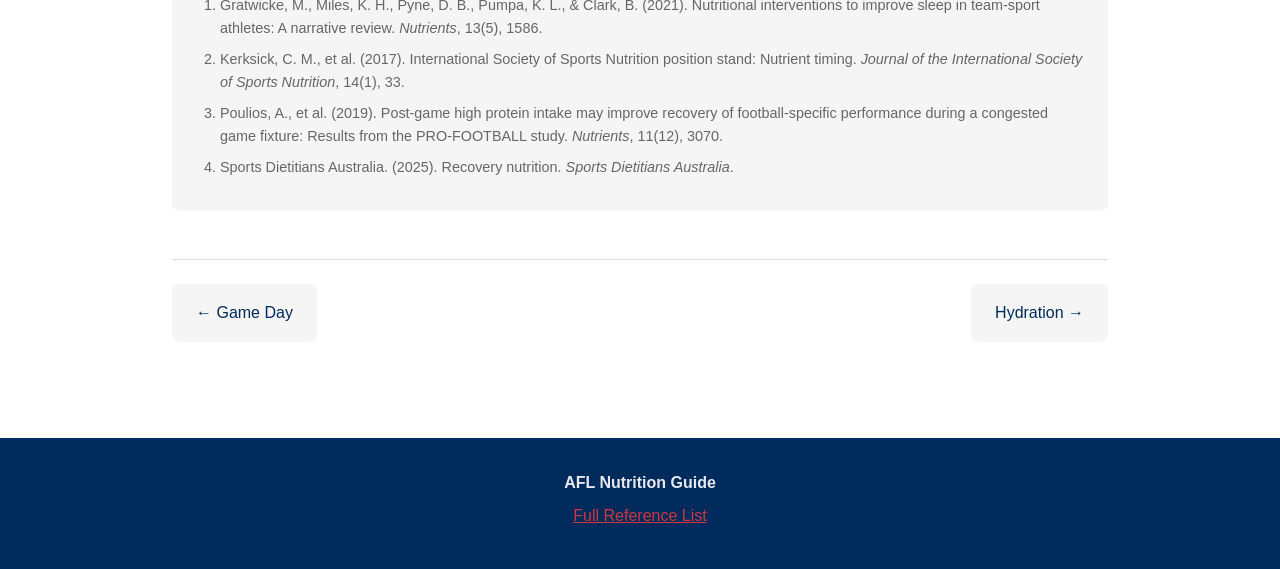
<file: recovery.html>
<!DOCTYPE html>
<html lang="en">
<head>
  <meta charset="UTF-8">
  <meta name="viewport" content="width=device-width, initial-scale=1.0">
  <title>Recovery Nutrition | AFL Nutrition Guide</title>
  <link rel="stylesheet" href="styles.css">
</head>
<body>
  <!-- Navigation -->
  <nav class="navbar">
    <div class="nav-container">
      <a href="index.html" class="nav-logo">
        <div>
          <span class="nav-logo-text">AFL Nutrition</span>
          <span class="nav-logo-sub">Performance Guide</span>
        </div>
      </a>
      <ul class="nav-menu">
        <li><a href="index.html">Home</a></li>
        <li><a href="training-day.html">Training Day</a></li>
        <li><a href="game-day.html">Game Day</a></li>
        <li><a href="recovery.html" class="active">Recovery</a></li>
        <li><a href="hydration.html">Hydration</a></li>
        <li><a href="supplements.html">Supplements</a></li>
        <li><a href="timing.html">Timing</a></li>
      </ul>
    </div>
  </nav>

  <!-- Page Header -->
  <header class="page-header">
    <h1>Recovery Nutrition Strategies</h1>
    <p>Optimise recovery to perform at your best, day after day</p>
  </header>

  <!-- Main Content -->
  <main class="main-content">

    <!-- Introduction -->
    <section class="section">
      <h2>Why Recovery Nutrition Matters</h2>
      <p>With multiple training sessions per week and games every 6-7 days, your body needs to recover quickly and efficiently. Recovery focuses on the <strong>3 R's</strong>: Refuel (replenish glycogen stores), Repair (provide protein for muscle repair), and Rehydrate (replace fluids and electrolytes).</p>

      <div class="warning-box">
        <h4>Recovery Takes Time</h4>
        <p>Research shows that a 3–4-day recovery period is often not enough to restore the body back to its normal state, leading to performance deterioration and increased likelihood of musculoskeletal injuries. Performance deterioration peaks between 24 and 48 hours post-exercise, indicating that recovery requires ongoing fueling across the following days – not just the immediate post-training window (Poulios et al., 2019).</p>
      </div>
    </section>

    <!-- Protein Consumption -->
    <section class="section">
      <h2>Protein for Muscle Repair</h2>
      <p>Consuming protein post-training and games increases the rate of protein synthesis to help with muscle repair and remodelling, therefore improving performance recovery. It is vital for athletes to consume enough protein to mitigate muscle damage, inflammatory and oxidative stress markers, and muscle deterioration (Poulios et al., 2019).</p>

      <div class="key-points">
        <h3>The 30-Minute Window</h3>
        <p>The 30 minutes after training is the key window to start the recovery process and accumulate stores for the next session. In this time, consume:</p>
        <ul>
          <li><strong>15–20g of protein</strong></li>
          <li><strong>1g per kg body weight of carbohydrates</strong> (e.g., 85g for an 85kg player)</li>
        </ul>
        <p><em>(Sports Dietitians Australia, 2025)</em></p>
      </div>

      <h3>Daily Protein Needs</h3>
      <p>AFL players should aim for <strong>1.6–2.2g protein per kg body weight</strong> spread across the day (Kerksick et al., 2017). Spreading protein intake evenly across 4-5 meals (20-40g each) is more effective than consuming most protein in one meal.</p>

      <h3>High-Quality Protein Sources (20-30g protein)</h3>
      <ul>
        <li>Chicken breast (100-120g)</li>
        <li>Greek yoghurt (200g)</li>
        <li>Eggs (3-4 whole eggs)</li>
        <li>Lean beef or fish (100g)</li>
        <li>Protein shake (1 scoop / 25-30g powder)</li>
      </ul>

      <div class="athlete-quote">
        "Fluid and protein intake matters a lot."
        <cite>- AFL Half Back Flank, 5 years at AFL level</cite>
      </div>
    </section>

    <!-- Glycogen Replenishment -->
    <section class="section">
      <h2>Glycogen Replenishment</h2>
      <p>Glycogen is your muscles' primary fuel source during high-intensity AFL activities. After training or games, these stores are depleted and need to be refilled with carbohydrates.</p>

      <div class="table-container">
        <table>
          <thead>
            <tr>
              <th>Food</th>
              <th>Portion</th>
              <th>Carbs</th>
            </tr>
          </thead>
          <tbody>
            <tr>
              <td>White rice (cooked)</td>
              <td>1 cup</td>
              <td>~45g</td>
            </tr>
            <tr>
              <td>Chocolate milk</td>
              <td>500ml</td>
              <td>~50g</td>
            </tr>
            <tr>
              <td>Pasta (cooked)</td>
              <td>1 cup</td>
              <td>~40g</td>
            </tr>
            <tr>
              <td>Banana</td>
              <td>1 large</td>
              <td>~30g</td>
            </tr>
            <tr>
              <td>Sports drink (600ml)</td>
              <td>1 bottle</td>
              <td>~36g</td>
            </tr>
          </tbody>
        </table>
      </div>

      <h3>Recovery Meal Ideas</h3>
      <ul>
        <li>Burrito bowl</li>
        <li>Poke bowl</li>
        <li>Healthy burger</li>
        <li>Shepherd's pie</li>
      </ul>
    </section>

    <!-- Sleep and Recovery -->
    <section class="section">
      <h2>Sleep and Recovery Nutrition</h2>
      <p>Sleep is considered one of the most important recovery strategies for athletes. AFL athletes may experience poor sleep due to late games, evening training, travel demands, and elevated stress after competition – which can negatively affect recovery, immune function, and injury risk (Gratwicke et al., 2021).</p>

      <h3>Nutrition Strategies to Support Sleep</h3>
      <ul>
        <li><strong>High GI carbohydrates:</strong> Consuming a high glycaemic index meal 2-4 hours before bed may help improve sleep onset</li>
        <li><strong>Protein before bed:</strong> 20-40g of protein supports overnight muscle recovery</li>
        <li><strong>Tart cherry juice:</strong> Can promote sleep quantity</li>
        <li><strong>Kiwifruit:</strong> Shown to improve both sleep quality and quantity</li>
        <li><strong>Limit caffeine:</strong> Avoid 4-6 hours before bed</li>
      </ul>
    </section>

    <!-- Night Game Recovery -->
    <section class="section">
      <h2>Night Game Recovery</h2>
      <p>After late games (finishing 9-11pm), athletes face reduced appetite and limited food options. Strategies include:</p>
      <ul>
        <li>Have portable recovery foods ready (protein shakes, bars, sandwiches)</li>
        <li>If appetite is poor, liquid nutrition (smoothies, protein milk) may be easier</li>
        <li>Focus on fluid and carbohydrate replacement immediately; protein can follow</li>
      </ul>
    </section>

    <!-- References -->
    <section class="references">
      <h3>References</h3>
      <ol>
        <li>Gratwicke, M., Miles, K. H., Pyne, D. B., Pumpa, K. L., & Clark, B. (2021). Nutritional interventions to improve sleep in team-sport athletes: A narrative review. <em>Nutrients</em>, 13(5), 1586.</li>
        <li>Kerksick, C. M., et al. (2017). International Society of Sports Nutrition position stand: Nutrient timing. <em>Journal of the International Society of Sports Nutrition</em>, 14(1), 33.</li>
        <li>Poulios, A., et al. (2019). Post-game high protein intake may improve recovery of football-specific performance during a congested game fixture: Results from the PRO-FOOTBALL study. <em>Nutrients</em>, 11(12), 3070.</li>
        <li>Sports Dietitians Australia. (2025). Recovery nutrition. <em>Sports Dietitians Australia</em>.</li>
      </ol>
    </section>

    <!-- Page Navigation -->
    <nav class="quick-nav">
      <a href="game-day.html">&#8592; Game Day</a>
      <a href="hydration.html">Hydration &#8594;</a>
    </nav>

  </main>

  <!-- Footer -->
  <footer class="footer">
    <p><strong>AFL Nutrition Guide</strong></p>
    <p><a href="references.html">Full Reference List</a></p>
  </footer>

</body>
</html>
</file>
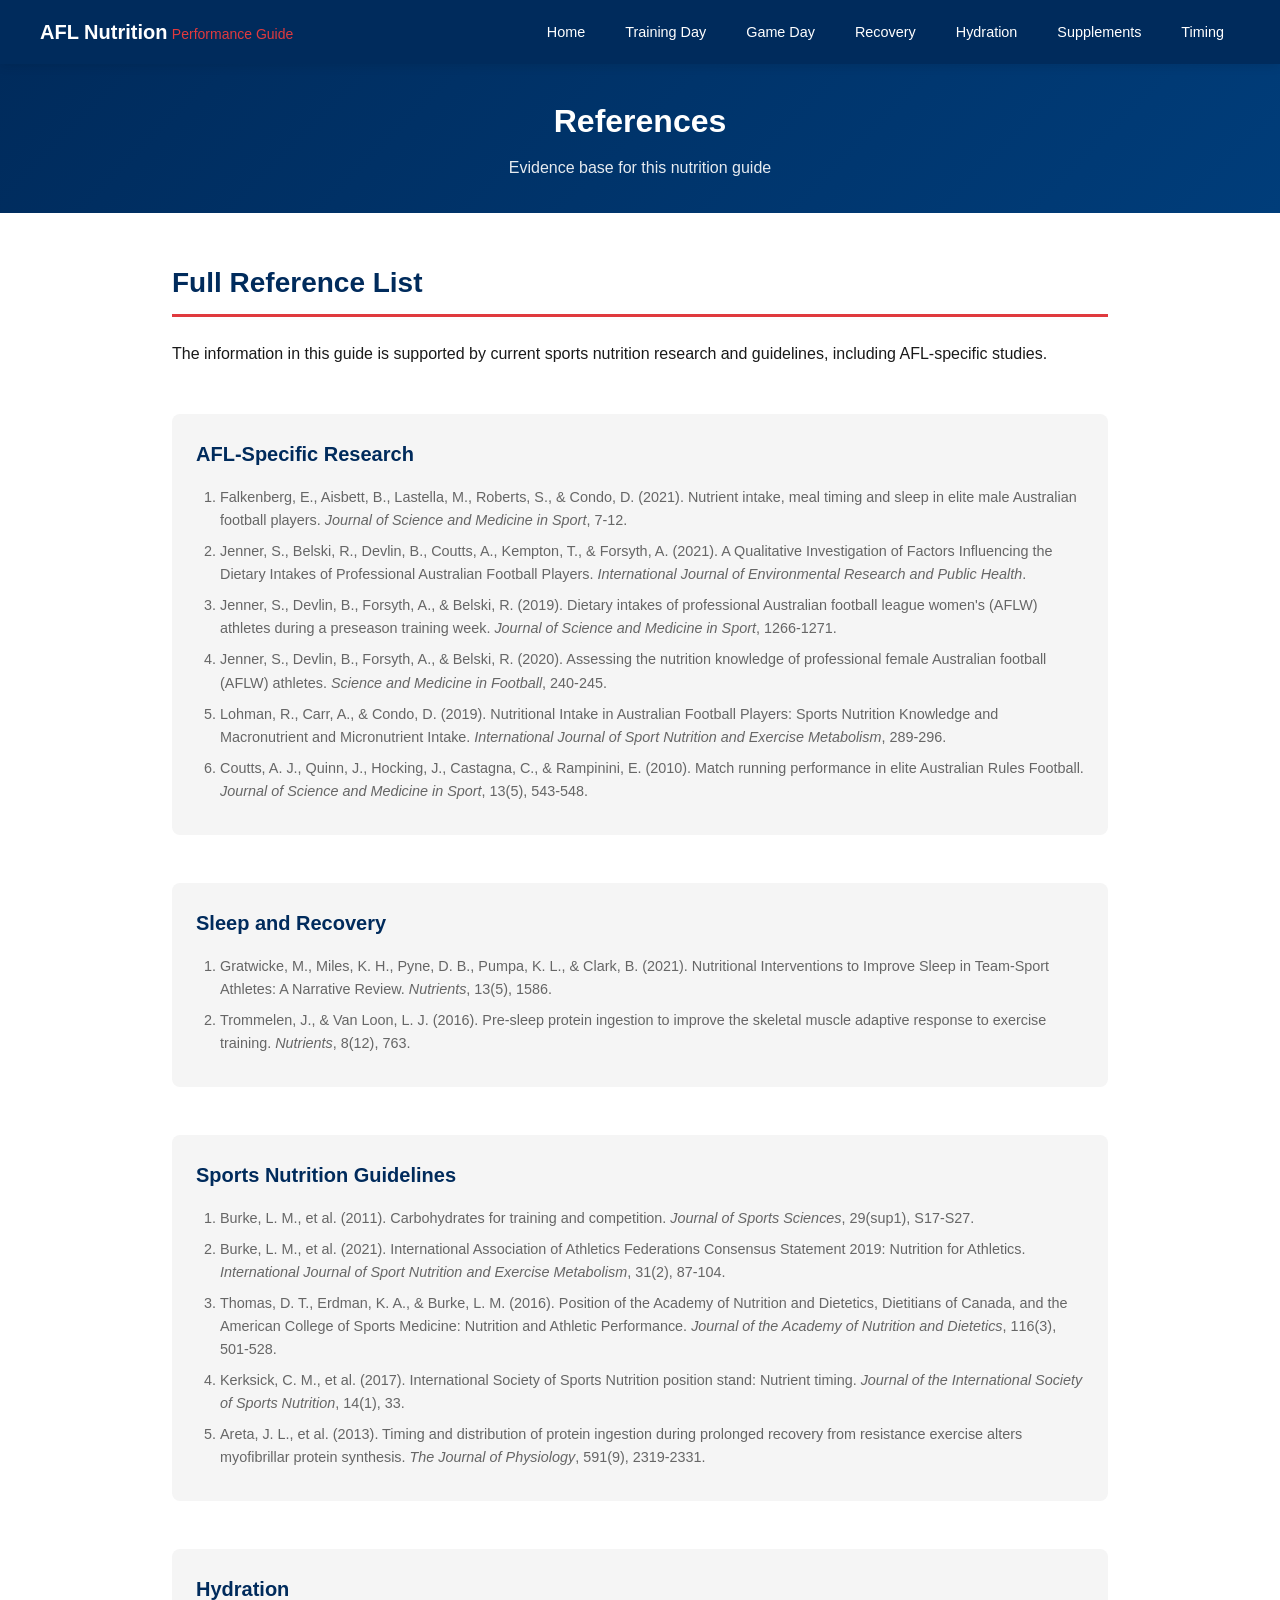
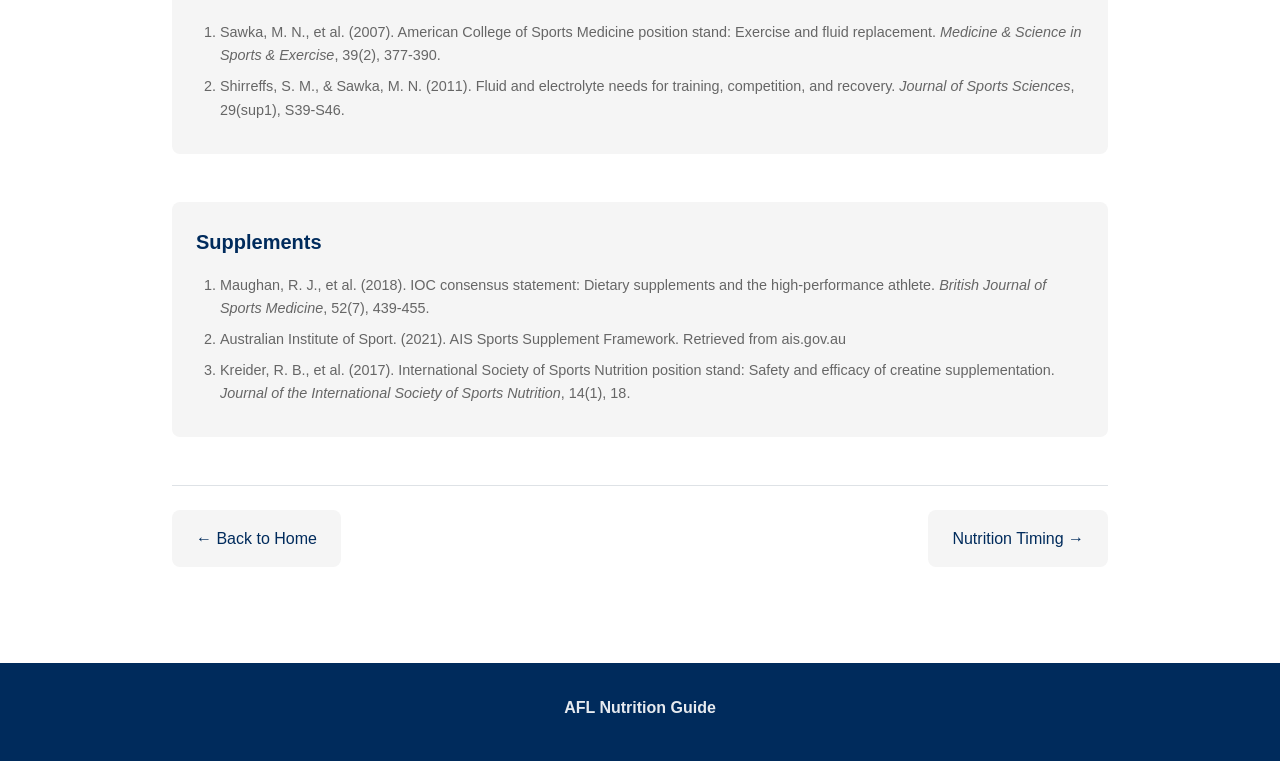
<file: references.html>
<!DOCTYPE html>
<html lang="en">
<head>
  <meta charset="UTF-8">
  <meta name="viewport" content="width=device-width, initial-scale=1.0">
  <title>References | AFL Nutrition Guide</title>
  <link rel="stylesheet" href="styles.css">
</head>
<body>
  <!-- Navigation -->
  <nav class="navbar">
    <div class="nav-container">
      <a href="index.html" class="nav-logo">
        <div>
          <span class="nav-logo-text">AFL Nutrition</span>
          <span class="nav-logo-sub">Performance Guide</span>
        </div>
      </a>
      <ul class="nav-menu">
        <li><a href="index.html">Home</a></li>
        <li><a href="training-day.html">Training Day</a></li>
        <li><a href="game-day.html">Game Day</a></li>
        <li><a href="recovery.html">Recovery</a></li>
        <li><a href="hydration.html">Hydration</a></li>
        <li><a href="supplements.html">Supplements</a></li>
        <li><a href="timing.html">Timing</a></li>
      </ul>
    </div>
  </nav>

  <!-- Page Header -->
  <header class="page-header">
    <h1>References</h1>
    <p>Evidence base for this nutrition guide</p>
  </header>

  <!-- Main Content -->
  <main class="main-content">

    <section class="section">
      <h2>Full Reference List</h2>
      <p>The information in this guide is supported by current sports nutrition research and guidelines, including AFL-specific studies.</p>

      <div class="references">
        <h3>AFL-Specific Research</h3>
        <ol>
          <li>Falkenberg, E., Aisbett, B., Lastella, M., Roberts, S., & Condo, D. (2021). Nutrient intake, meal timing and sleep in elite male Australian football players. <em>Journal of Science and Medicine in Sport</em>, 7-12.</li>
          <li>Jenner, S., Belski, R., Devlin, B., Coutts, A., Kempton, T., & Forsyth, A. (2021). A Qualitative Investigation of Factors Influencing the Dietary Intakes of Professional Australian Football Players. <em>International Journal of Environmental Research and Public Health</em>.</li>
          <li>Jenner, S., Devlin, B., Forsyth, A., & Belski, R. (2019). Dietary intakes of professional Australian football league women's (AFLW) athletes during a preseason training week. <em>Journal of Science and Medicine in Sport</em>, 1266-1271.</li>
          <li>Jenner, S., Devlin, B., Forsyth, A., & Belski, R. (2020). Assessing the nutrition knowledge of professional female Australian football (AFLW) athletes. <em>Science and Medicine in Football</em>, 240-245.</li>
          <li>Lohman, R., Carr, A., & Condo, D. (2019). Nutritional Intake in Australian Football Players: Sports Nutrition Knowledge and Macronutrient and Micronutrient Intake. <em>International Journal of Sport Nutrition and Exercise Metabolism</em>, 289-296.</li>
          <li>Coutts, A. J., Quinn, J., Hocking, J., Castagna, C., & Rampinini, E. (2010). Match running performance in elite Australian Rules Football. <em>Journal of Science and Medicine in Sport</em>, 13(5), 543-548.</li>
        </ol>
      </div>

      <div class="references">
        <h3>Sleep and Recovery</h3>
        <ol>
          <li>Gratwicke, M., Miles, K. H., Pyne, D. B., Pumpa, K. L., & Clark, B. (2021). Nutritional Interventions to Improve Sleep in Team-Sport Athletes: A Narrative Review. <em>Nutrients</em>, 13(5), 1586.</li>
          <li>Trommelen, J., & Van Loon, L. J. (2016). Pre-sleep protein ingestion to improve the skeletal muscle adaptive response to exercise training. <em>Nutrients</em>, 8(12), 763.</li>
        </ol>
      </div>

      <div class="references">
        <h3>Sports Nutrition Guidelines</h3>
        <ol>
          <li>Burke, L. M., et al. (2011). Carbohydrates for training and competition. <em>Journal of Sports Sciences</em>, 29(sup1), S17-S27.</li>
          <li>Burke, L. M., et al. (2021). International Association of Athletics Federations Consensus Statement 2019: Nutrition for Athletics. <em>International Journal of Sport Nutrition and Exercise Metabolism</em>, 31(2), 87-104.</li>
          <li>Thomas, D. T., Erdman, K. A., & Burke, L. M. (2016). Position of the Academy of Nutrition and Dietetics, Dietitians of Canada, and the American College of Sports Medicine: Nutrition and Athletic Performance. <em>Journal of the Academy of Nutrition and Dietetics</em>, 116(3), 501-528.</li>
          <li>Kerksick, C. M., et al. (2017). International Society of Sports Nutrition position stand: Nutrient timing. <em>Journal of the International Society of Sports Nutrition</em>, 14(1), 33.</li>
          <li>Areta, J. L., et al. (2013). Timing and distribution of protein ingestion during prolonged recovery from resistance exercise alters myofibrillar protein synthesis. <em>The Journal of Physiology</em>, 591(9), 2319-2331.</li>
        </ol>
      </div>

      <div class="references">
        <h3>Hydration</h3>
        <ol>
          <li>Sawka, M. N., et al. (2007). American College of Sports Medicine position stand: Exercise and fluid replacement. <em>Medicine & Science in Sports & Exercise</em>, 39(2), 377-390.</li>
          <li>Shirreffs, S. M., & Sawka, M. N. (2011). Fluid and electrolyte needs for training, competition, and recovery. <em>Journal of Sports Sciences</em>, 29(sup1), S39-S46.</li>
        </ol>
      </div>

      <div class="references">
        <h3>Supplements</h3>
        <ol>
          <li>Maughan, R. J., et al. (2018). IOC consensus statement: Dietary supplements and the high-performance athlete. <em>British Journal of Sports Medicine</em>, 52(7), 439-455.</li>
          <li>Australian Institute of Sport. (2021). AIS Sports Supplement Framework. Retrieved from ais.gov.au</li>
          <li>Kreider, R. B., et al. (2017). International Society of Sports Nutrition position stand: Safety and efficacy of creatine supplementation. <em>Journal of the International Society of Sports Nutrition</em>, 14(1), 18.</li>
        </ol>
      </div>
    </section>

    <!-- Page Navigation -->
    <nav class="quick-nav">
      <a href="index.html">&#8592; Back to Home</a>
      <a href="timing.html">Nutrition Timing &#8594;</a>
    </nav>

  </main>

  <!-- Footer -->
  <footer class="footer">
    <p><strong>AFL Nutrition Guide</strong></p>
  </footer>

</body>
</html>
</file>
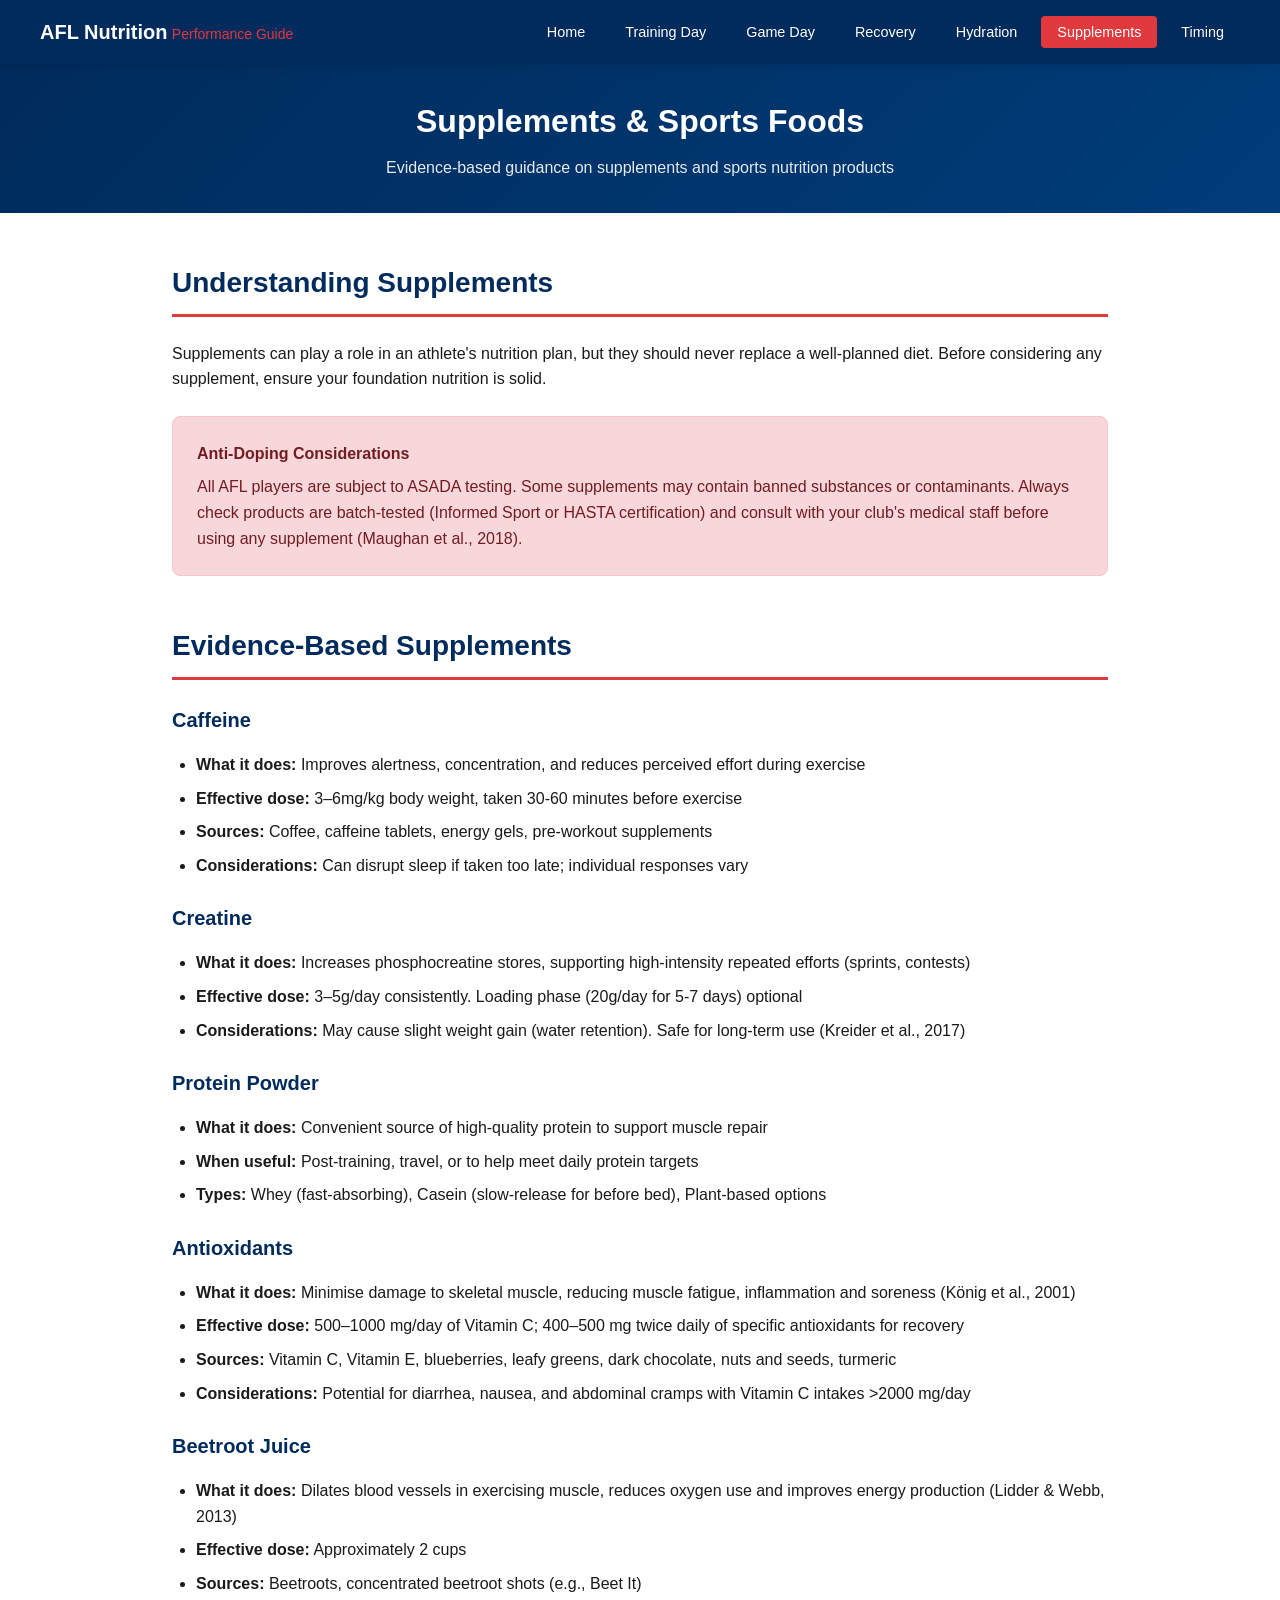
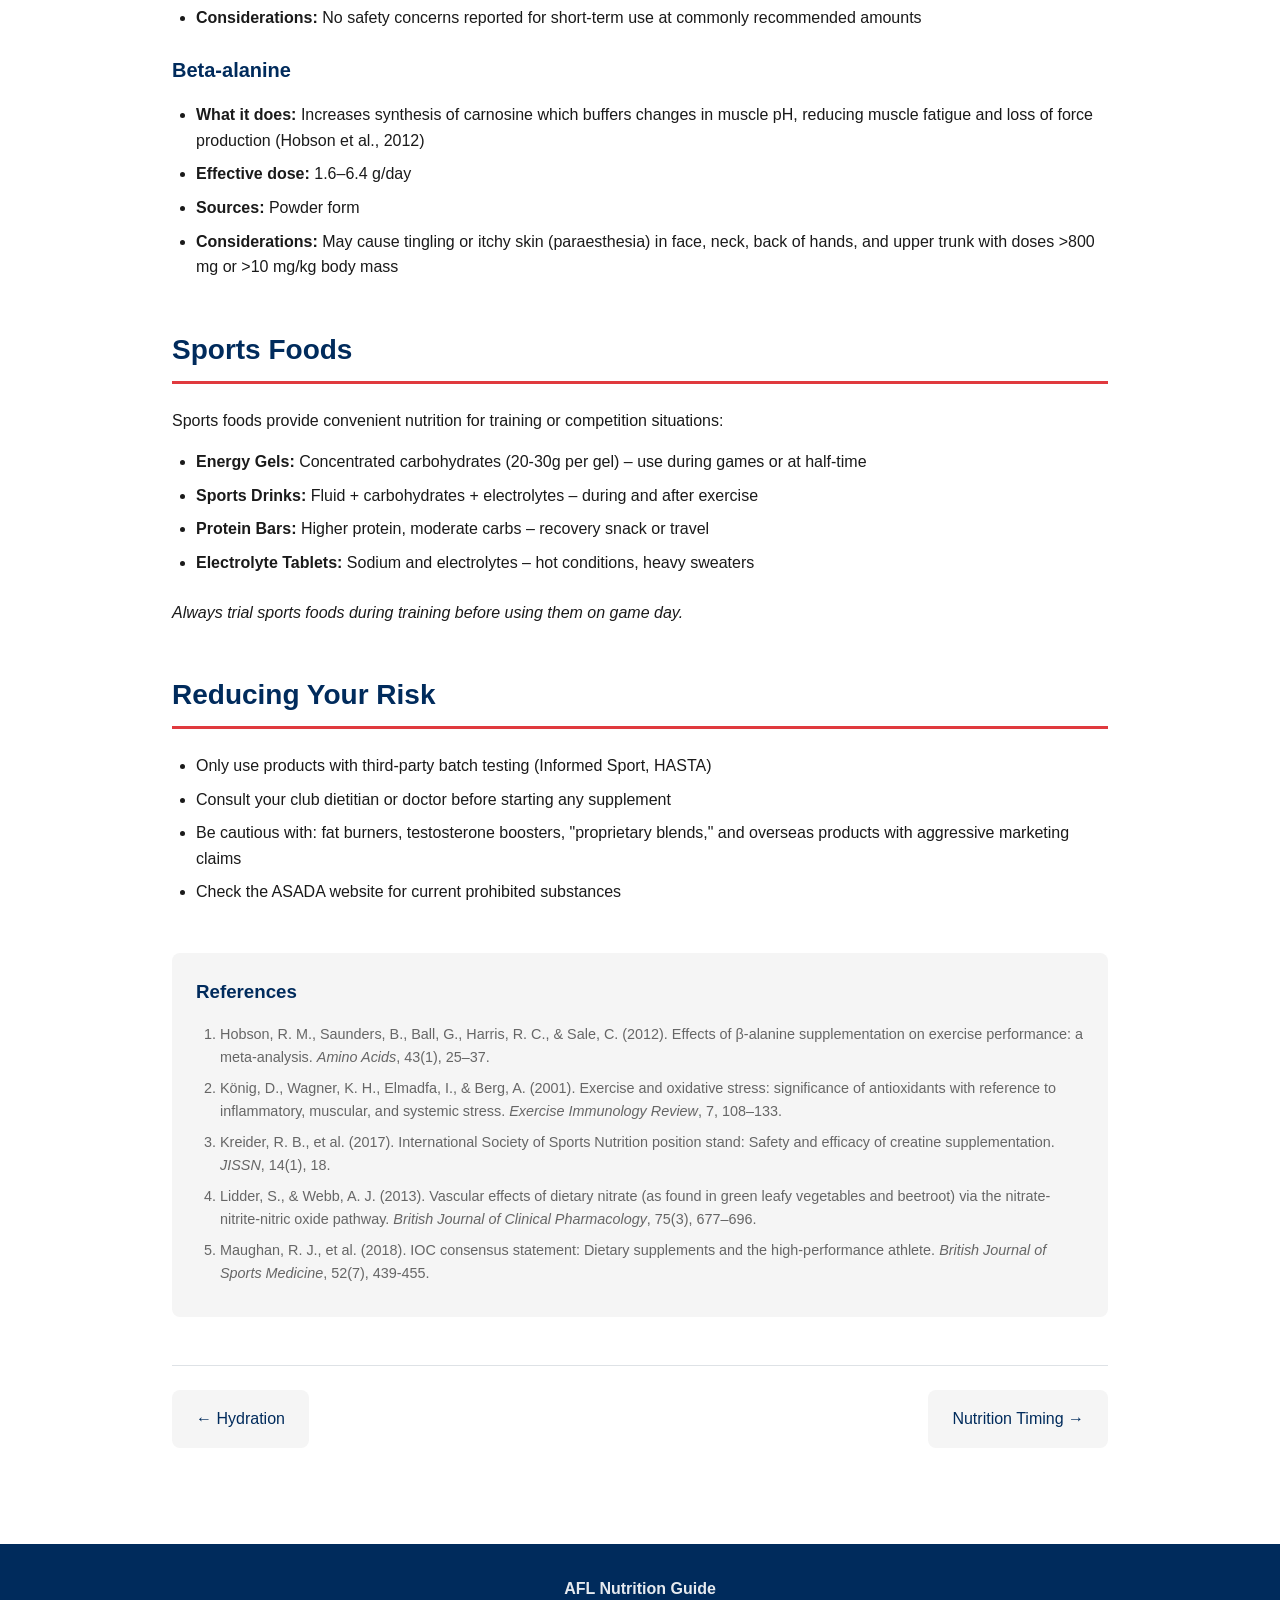
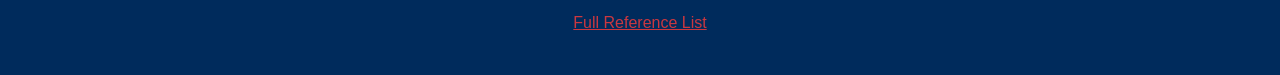
<file: supplements.html>
<!DOCTYPE html>
<html lang="en">
<head>
  <meta charset="UTF-8">
  <meta name="viewport" content="width=device-width, initial-scale=1.0">
  <title>Supplements & Sports Foods | AFL Nutrition Guide</title>
  <link rel="stylesheet" href="styles.css">
</head>
<body>
  <!-- Navigation -->
  <nav class="navbar">
    <div class="nav-container">
      <a href="index.html" class="nav-logo">
        <div>
          <span class="nav-logo-text">AFL Nutrition</span>
          <span class="nav-logo-sub">Performance Guide</span>
        </div>
      </a>
      <ul class="nav-menu">
        <li><a href="index.html">Home</a></li>
        <li><a href="training-day.html">Training Day</a></li>
        <li><a href="game-day.html">Game Day</a></li>
        <li><a href="recovery.html">Recovery</a></li>
        <li><a href="hydration.html">Hydration</a></li>
        <li><a href="supplements.html" class="active">Supplements</a></li>
        <li><a href="timing.html">Timing</a></li>
      </ul>
    </div>
  </nav>

  <!-- Page Header -->
  <header class="page-header">
    <h1>Supplements & Sports Foods</h1>
    <p>Evidence-based guidance on supplements and sports nutrition products</p>
  </header>

  <!-- Main Content -->
  <main class="main-content">

    <!-- Introduction -->
    <section class="section">
      <h2>Understanding Supplements</h2>
      <p>Supplements can play a role in an athlete's nutrition plan, but they should never replace a well-planned diet. Before considering any supplement, ensure your foundation nutrition is solid.</p>

      <div class="warning-box">
        <h4>Anti-Doping Considerations</h4>
        <p>All AFL players are subject to ASADA testing. Some supplements may contain banned substances or contaminants. Always check products are batch-tested (Informed Sport or HASTA certification) and consult with your club's medical staff before using any supplement (Maughan et al., 2018).</p>
      </div>
    </section>

    <!-- Evidence-Based Supplements -->
    <section class="section">
      <h2>Evidence-Based Supplements</h2>

      <h3>Caffeine</h3>
      <ul>
        <li><strong>What it does:</strong> Improves alertness, concentration, and reduces perceived effort during exercise</li>
        <li><strong>Effective dose:</strong> 3–6mg/kg body weight, taken 30-60 minutes before exercise</li>
        <li><strong>Sources:</strong> Coffee, caffeine tablets, energy gels, pre-workout supplements</li>
        <li><strong>Considerations:</strong> Can disrupt sleep if taken too late; individual responses vary</li>
      </ul>

      <h3>Creatine</h3>
      <ul>
        <li><strong>What it does:</strong> Increases phosphocreatine stores, supporting high-intensity repeated efforts (sprints, contests)</li>
        <li><strong>Effective dose:</strong> 3–5g/day consistently. Loading phase (20g/day for 5-7 days) optional</li>
        <li><strong>Considerations:</strong> May cause slight weight gain (water retention). Safe for long-term use (Kreider et al., 2017)</li>
      </ul>

      <h3>Protein Powder</h3>
      <ul>
        <li><strong>What it does:</strong> Convenient source of high-quality protein to support muscle repair</li>
        <li><strong>When useful:</strong> Post-training, travel, or to help meet daily protein targets</li>
        <li><strong>Types:</strong> Whey (fast-absorbing), Casein (slow-release for before bed), Plant-based options</li>
      </ul>

      <h3>Antioxidants</h3>
      <ul>
        <li><strong>What it does:</strong> Minimise damage to skeletal muscle, reducing muscle fatigue, inflammation and soreness (König et al., 2001)</li>
        <li><strong>Effective dose:</strong> 500–1000 mg/day of Vitamin C; 400–500 mg twice daily of specific antioxidants for recovery</li>
        <li><strong>Sources:</strong> Vitamin C, Vitamin E, blueberries, leafy greens, dark chocolate, nuts and seeds, turmeric</li>
        <li><strong>Considerations:</strong> Potential for diarrhea, nausea, and abdominal cramps with Vitamin C intakes &gt;2000 mg/day</li>
      </ul>

      <h3>Beetroot Juice</h3>
      <ul>
        <li><strong>What it does:</strong> Dilates blood vessels in exercising muscle, reduces oxygen use and improves energy production (Lidder & Webb, 2013)</li>
        <li><strong>Effective dose:</strong> Approximately 2 cups</li>
        <li><strong>Sources:</strong> Beetroots, concentrated beetroot shots (e.g., Beet It)</li>
        <li><strong>Considerations:</strong> No safety concerns reported for short-term use at commonly recommended amounts</li>
      </ul>

      <h3>Beta-alanine</h3>
      <ul>
        <li><strong>What it does:</strong> Increases synthesis of carnosine which buffers changes in muscle pH, reducing muscle fatigue and loss of force production (Hobson et al., 2012)</li>
        <li><strong>Effective dose:</strong> 1.6–6.4 g/day</li>
        <li><strong>Sources:</strong> Powder form</li>
        <li><strong>Considerations:</strong> May cause tingling or itchy skin (paraesthesia) in face, neck, back of hands, and upper trunk with doses &gt;800 mg or &gt;10 mg/kg body mass</li>
      </ul>
    </section>

    <!-- Sports Foods -->
    <section class="section">
      <h2>Sports Foods</h2>
      <p>Sports foods provide convenient nutrition for training or competition situations:</p>

      <ul>
        <li><strong>Energy Gels:</strong> Concentrated carbohydrates (20-30g per gel) – use during games or at half-time</li>
        <li><strong>Sports Drinks:</strong> Fluid + carbohydrates + electrolytes – during and after exercise</li>
        <li><strong>Protein Bars:</strong> Higher protein, moderate carbs – recovery snack or travel</li>
        <li><strong>Electrolyte Tablets:</strong> Sodium and electrolytes – hot conditions, heavy sweaters</li>
      </ul>

      <p><em>Always trial sports foods during training before using them on game day.</em></p>
    </section>

    <!-- Caution -->
    <section class="section">
      <h2>Reducing Your Risk</h2>
      <ul>
        <li>Only use products with third-party batch testing (Informed Sport, HASTA)</li>
        <li>Consult your club dietitian or doctor before starting any supplement</li>
        <li>Be cautious with: fat burners, testosterone boosters, "proprietary blends," and overseas products with aggressive marketing claims</li>
        <li>Check the ASADA website for current prohibited substances</li>
      </ul>
    </section>

    <!-- References -->
    <section class="references">
      <h3>References</h3>
      <ol>
        <li>Hobson, R. M., Saunders, B., Ball, G., Harris, R. C., & Sale, C. (2012). Effects of β-alanine supplementation on exercise performance: a meta-analysis. <em>Amino Acids</em>, 43(1), 25–37.</li>
        <li>König, D., Wagner, K. H., Elmadfa, I., & Berg, A. (2001). Exercise and oxidative stress: significance of antioxidants with reference to inflammatory, muscular, and systemic stress. <em>Exercise Immunology Review</em>, 7, 108–133.</li>
        <li>Kreider, R. B., et al. (2017). International Society of Sports Nutrition position stand: Safety and efficacy of creatine supplementation. <em>JISSN</em>, 14(1), 18.</li>
        <li>Lidder, S., & Webb, A. J. (2013). Vascular effects of dietary nitrate (as found in green leafy vegetables and beetroot) via the nitrate-nitrite-nitric oxide pathway. <em>British Journal of Clinical Pharmacology</em>, 75(3), 677–696.</li>
        <li>Maughan, R. J., et al. (2018). IOC consensus statement: Dietary supplements and the high-performance athlete. <em>British Journal of Sports Medicine</em>, 52(7), 439-455.</li>
      </ol>
    </section>

    <!-- Page Navigation -->
    <nav class="quick-nav">
      <a href="hydration.html">&#8592; Hydration</a>
      <a href="timing.html">Nutrition Timing &#8594;</a>
    </nav>

  </main>

  <!-- Footer -->
  <footer class="footer">
    <p><strong>AFL Nutrition Guide</strong></p>
    <p><a href="references.html">Full Reference List</a></p>
  </footer>

</body>
</html>
</file>
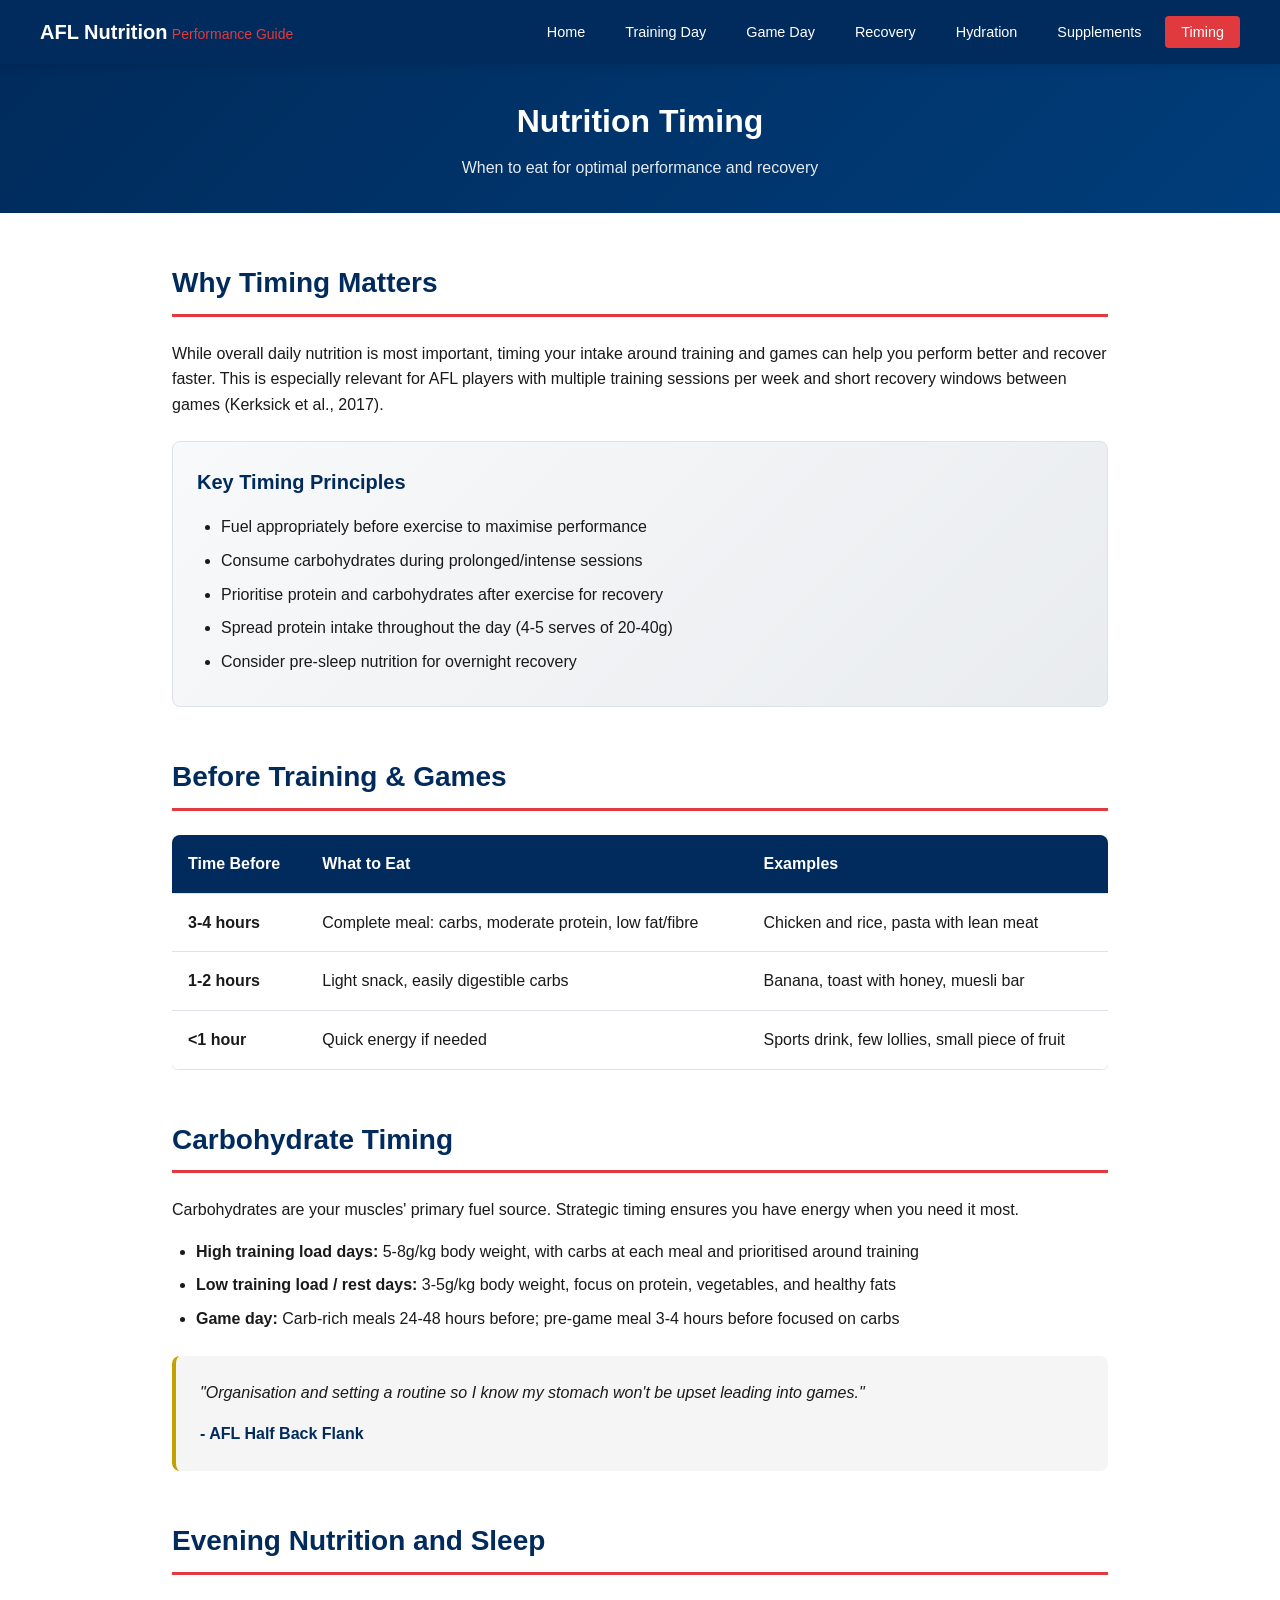
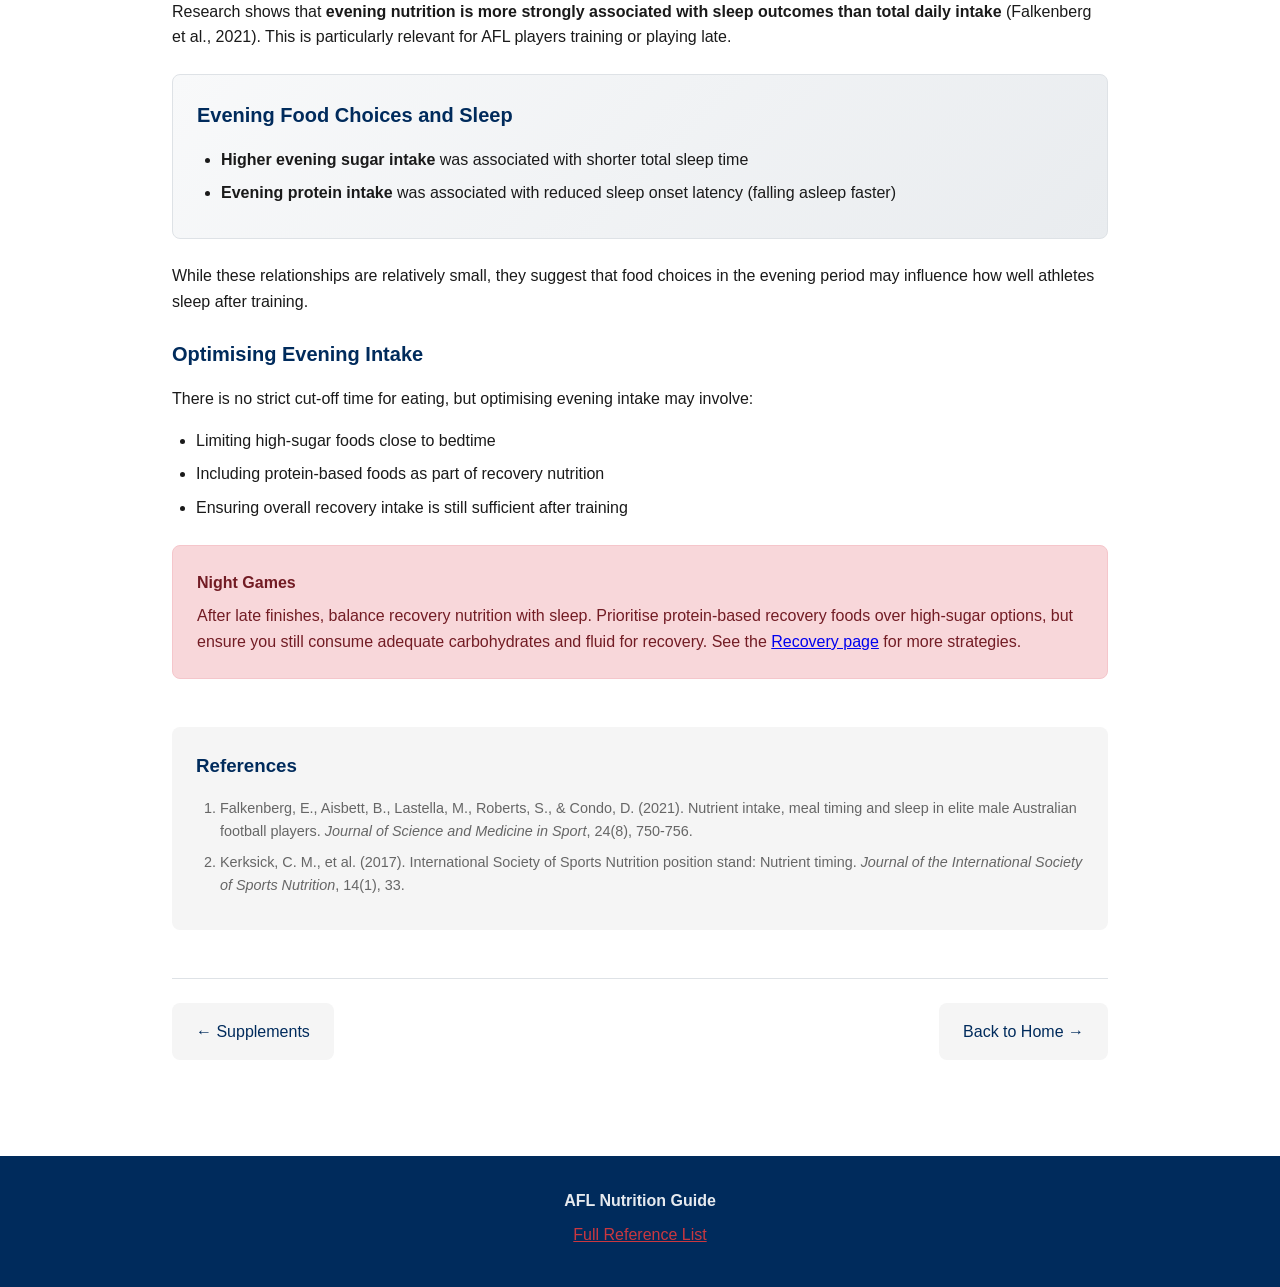
<file: timing.html>
<!DOCTYPE html>
<html lang="en">
<head>
  <meta charset="UTF-8">
  <meta name="viewport" content="width=device-width, initial-scale=1.0">
  <title>Nutrition Timing | AFL Nutrition Guide</title>
  <link rel="stylesheet" href="styles.css">
</head>
<body>
  <!-- Navigation -->
  <nav class="navbar">
    <div class="nav-container">
      <a href="index.html" class="nav-logo">
        <div>
          <span class="nav-logo-text">AFL Nutrition</span>
          <span class="nav-logo-sub">Performance Guide</span>
        </div>
      </a>
      <ul class="nav-menu">
        <li><a href="index.html">Home</a></li>
        <li><a href="training-day.html">Training Day</a></li>
        <li><a href="game-day.html">Game Day</a></li>
        <li><a href="recovery.html">Recovery</a></li>
        <li><a href="hydration.html">Hydration</a></li>
        <li><a href="supplements.html">Supplements</a></li>
        <li><a href="timing.html" class="active">Timing</a></li>
      </ul>
    </div>
  </nav>

  <!-- Page Header -->
  <header class="page-header">
    <h1>Nutrition Timing</h1>
    <p>When to eat for optimal performance and recovery</p>
  </header>

  <!-- Main Content -->
  <main class="main-content">

    <!-- Introduction -->
    <section class="section">
      <h2>Why Timing Matters</h2>
      <p>While overall daily nutrition is most important, timing your intake around training and games can help you perform better and recover faster. This is especially relevant for AFL players with multiple training sessions per week and short recovery windows between games (Kerksick et al., 2017).</p>

      <div class="key-points">
        <h3>Key Timing Principles</h3>
        <ul>
          <li>Fuel appropriately before exercise to maximise performance</li>
          <li>Consume carbohydrates during prolonged/intense sessions</li>
          <li>Prioritise protein and carbohydrates after exercise for recovery</li>
          <li>Spread protein intake throughout the day (4-5 serves of 20-40g)</li>
          <li>Consider pre-sleep nutrition for overnight recovery</li>
        </ul>
      </div>
    </section>

    <!-- Pre-Training Timing -->
    <section class="section">
      <h2>Before Training & Games</h2>

      <div class="table-container">
        <table>
          <thead>
            <tr>
              <th>Time Before</th>
              <th>What to Eat</th>
              <th>Examples</th>
            </tr>
          </thead>
          <tbody>
            <tr>
              <td><strong>3-4 hours</strong></td>
              <td>Complete meal: carbs, moderate protein, low fat/fibre</td>
              <td>Chicken and rice, pasta with lean meat</td>
            </tr>
            <tr>
              <td><strong>1-2 hours</strong></td>
              <td>Light snack, easily digestible carbs</td>
              <td>Banana, toast with honey, muesli bar</td>
            </tr>
            <tr>
              <td><strong>&lt;1 hour</strong></td>
              <td>Quick energy if needed</td>
              <td>Sports drink, few lollies, small piece of fruit</td>
            </tr>
          </tbody>
        </table>
      </div>
    </section>

    <!-- Carbohydrate Timing -->
    <section class="section">
      <h2>Carbohydrate Timing</h2>
      <p>Carbohydrates are your muscles' primary fuel source. Strategic timing ensures you have energy when you need it most.</p>

      <ul>
        <li><strong>High training load days:</strong> 5-8g/kg body weight, with carbs at each meal and prioritised around training</li>
        <li><strong>Low training load / rest days:</strong> 3-5g/kg body weight, focus on protein, vegetables, and healthy fats</li>
        <li><strong>Game day:</strong> Carb-rich meals 24-48 hours before; pre-game meal 3-4 hours before focused on carbs</li>
      </ul>

      <div class="athlete-quote">
        "Organisation and setting a routine so I know my stomach won't be upset leading into games."
        <cite>- AFL Half Back Flank</cite>
      </div>
    </section>

    <!-- Evening Nutrition and Sleep -->
    <section class="section">
      <h2>Evening Nutrition and Sleep</h2>
      <p>Research shows that <strong>evening nutrition is more strongly associated with sleep outcomes than total daily intake</strong> (Falkenberg et al., 2021). This is particularly relevant for AFL players training or playing late.</p>

      <div class="key-points">
        <h3>Evening Food Choices and Sleep</h3>
        <ul>
          <li><strong>Higher evening sugar intake</strong> was associated with shorter total sleep time</li>
          <li><strong>Evening protein intake</strong> was associated with reduced sleep onset latency (falling asleep faster)</li>
        </ul>
      </div>

      <p>While these relationships are relatively small, they suggest that food choices in the evening period may influence how well athletes sleep after training.</p>

      <h3>Optimising Evening Intake</h3>
      <p>There is no strict cut-off time for eating, but optimising evening intake may involve:</p>
      <ul>
        <li>Limiting high-sugar foods close to bedtime</li>
        <li>Including protein-based foods as part of recovery nutrition</li>
        <li>Ensuring overall recovery intake is still sufficient after training</li>
      </ul>

      <div class="warning-box">
        <h4>Night Games</h4>
        <p>After late finishes, balance recovery nutrition with sleep. Prioritise protein-based recovery foods over high-sugar options, but ensure you still consume adequate carbohydrates and fluid for recovery. See the <a href="recovery.html">Recovery page</a> for more strategies.</p>
      </div>
    </section>

    <!-- References -->
    <section class="references">
      <h3>References</h3>
      <ol>
        <li>Falkenberg, E., Aisbett, B., Lastella, M., Roberts, S., & Condo, D. (2021). Nutrient intake, meal timing and sleep in elite male Australian football players. <em>Journal of Science and Medicine in Sport</em>, 24(8), 750-756.</li>
        <li>Kerksick, C. M., et al. (2017). International Society of Sports Nutrition position stand: Nutrient timing. <em>Journal of the International Society of Sports Nutrition</em>, 14(1), 33.</li>
      </ol>
    </section>

    <!-- Page Navigation -->
    <nav class="quick-nav">
      <a href="supplements.html">&#8592; Supplements</a>
      <a href="index.html">Back to Home &#8594;</a>
    </nav>

  </main>

  <!-- Footer -->
  <footer class="footer">
    <p><strong>AFL Nutrition Guide</strong></p>
    <p><a href="references.html">Full Reference List</a></p>
  </footer>

</body>
</html>
</file>
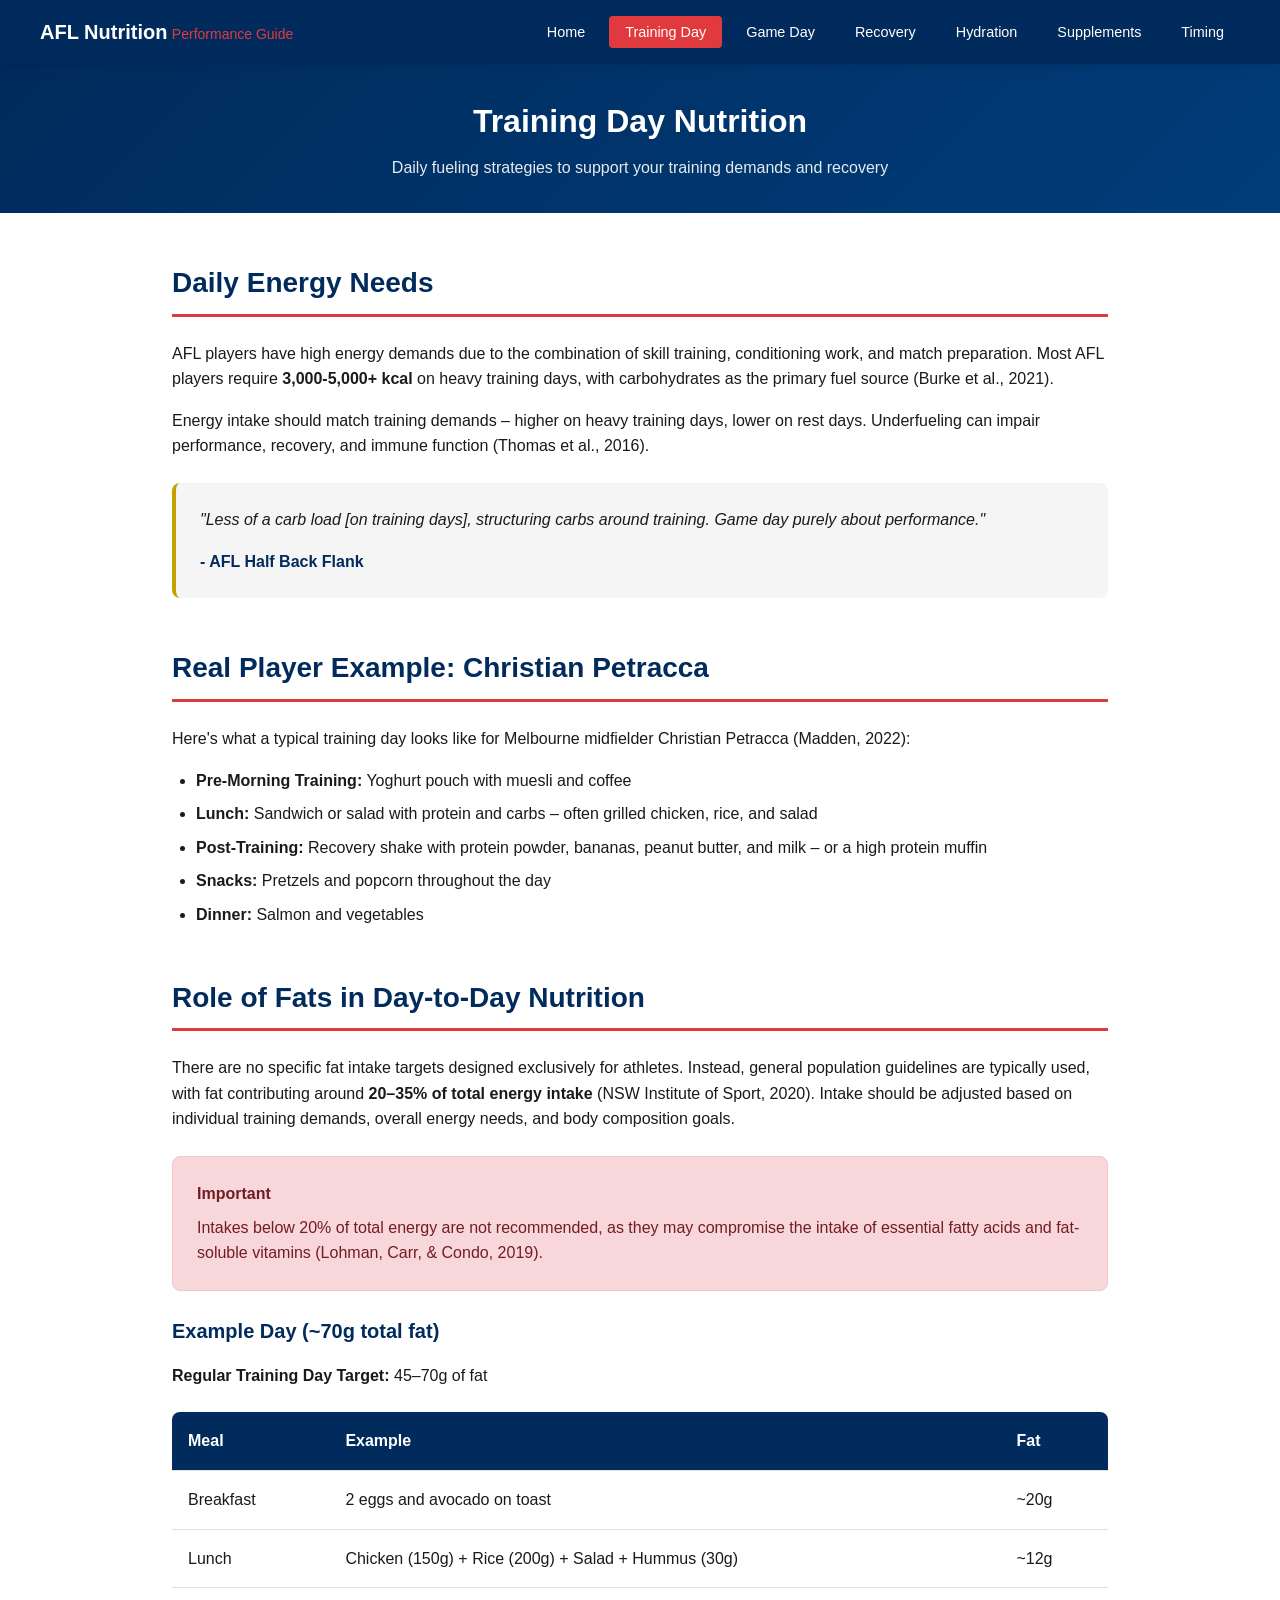
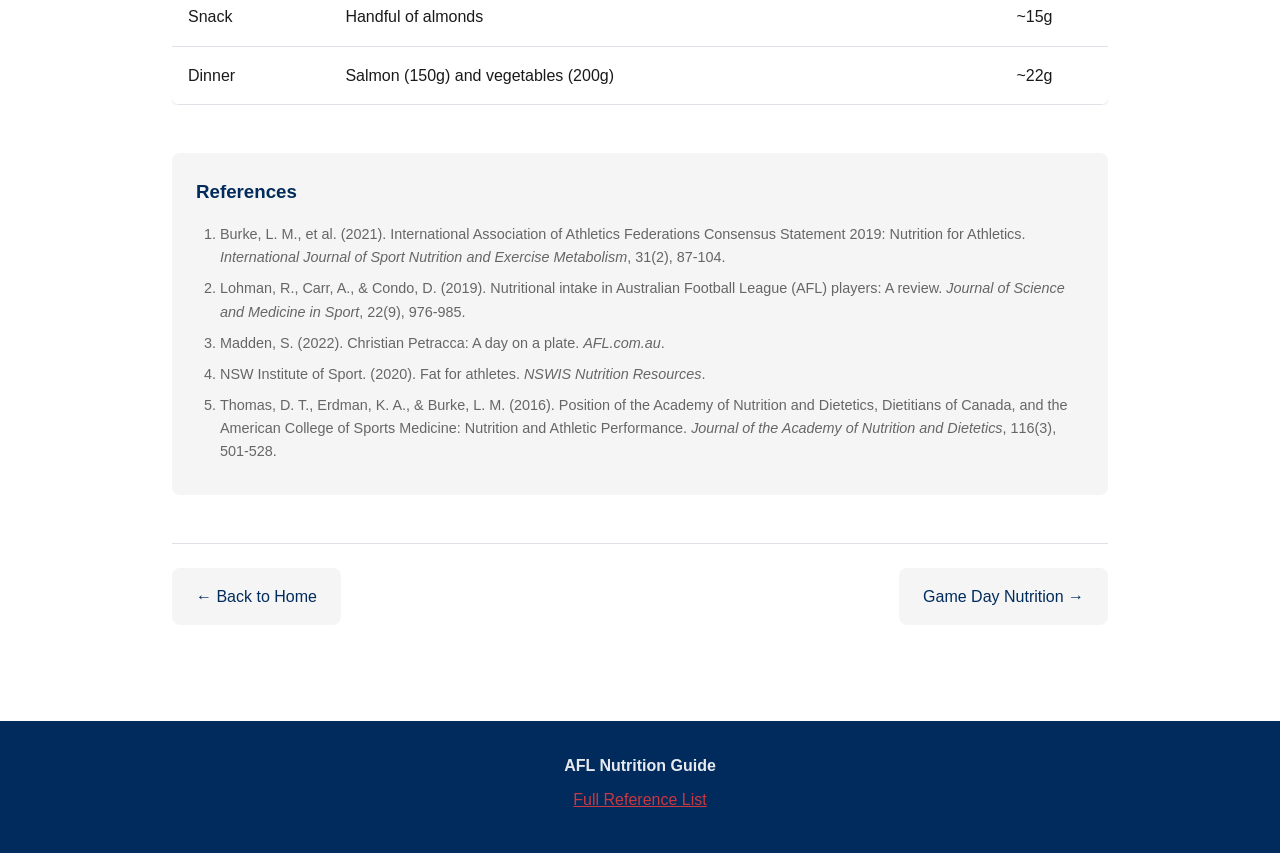
<file: training-day.html>
<!DOCTYPE html>
<html lang="en">
<head>
  <meta charset="UTF-8">
  <meta name="viewport" content="width=device-width, initial-scale=1.0">
  <title>Training Day Nutrition | AFL Nutrition Guide</title>
  <link rel="stylesheet" href="styles.css">
</head>
<body>
  <!-- Navigation -->
  <nav class="navbar">
    <div class="nav-container">
      <a href="index.html" class="nav-logo">
        <div>
          <span class="nav-logo-text">AFL Nutrition</span>
          <span class="nav-logo-sub">Performance Guide</span>
        </div>
      </a>
      <ul class="nav-menu">
        <li><a href="index.html">Home</a></li>
        <li><a href="training-day.html" class="active">Training Day</a></li>
        <li><a href="game-day.html">Game Day</a></li>
        <li><a href="recovery.html">Recovery</a></li>
        <li><a href="hydration.html">Hydration</a></li>
        <li><a href="supplements.html">Supplements</a></li>
        <li><a href="timing.html">Timing</a></li>
      </ul>
    </div>
  </nav>

  <!-- Page Header -->
  <header class="page-header">
    <h1>Training Day Nutrition</h1>
    <p>Daily fueling strategies to support your training demands and recovery</p>
  </header>

  <!-- Main Content -->
  <main class="main-content">

    <!-- Daily Energy Needs -->
    <section class="section">
      <h2>Daily Energy Needs</h2>
      <p>AFL players have high energy demands due to the combination of skill training, conditioning work, and match preparation. Most AFL players require <strong>3,000-5,000+ kcal</strong> on heavy training days, with carbohydrates as the primary fuel source (Burke et al., 2021).</p>

      <p>Energy intake should match training demands – higher on heavy training days, lower on rest days. Underfueling can impair performance, recovery, and immune function (Thomas et al., 2016).</p>

      <div class="athlete-quote">
        "Less of a carb load [on training days], structuring carbs around training. Game day purely about performance."
        <cite>- AFL Half Back Flank</cite>
      </div>
    </section>

    <!-- Real Player Example -->
    <section class="section">
      <h2>Real Player Example: Christian Petracca</h2>
      <p>Here's what a typical training day looks like for Melbourne midfielder Christian Petracca (Madden, 2022):</p>

      <ul>
        <li><strong>Pre-Morning Training:</strong> Yoghurt pouch with muesli and coffee</li>
        <li><strong>Lunch:</strong> Sandwich or salad with protein and carbs – often grilled chicken, rice, and salad</li>
        <li><strong>Post-Training:</strong> Recovery shake with protein powder, bananas, peanut butter, and milk – or a high protein muffin</li>
        <li><strong>Snacks:</strong> Pretzels and popcorn throughout the day</li>
        <li><strong>Dinner:</strong> Salmon and vegetables</li>
      </ul>
    </section>

    <!-- Role of Fats -->
    <section class="section">
      <h2>Role of Fats in Day-to-Day Nutrition</h2>
      <p>There are no specific fat intake targets designed exclusively for athletes. Instead, general population guidelines are typically used, with fat contributing around <strong>20–35% of total energy intake</strong> (NSW Institute of Sport, 2020). Intake should be adjusted based on individual training demands, overall energy needs, and body composition goals.</p>

      <div class="warning-box">
        <h4>Important</h4>
        <p>Intakes below 20% of total energy are not recommended, as they may compromise the intake of essential fatty acids and fat-soluble vitamins (Lohman, Carr, & Condo, 2019).</p>
      </div>

      <h3>Example Day (~70g total fat)</h3>
      <p><strong>Regular Training Day Target:</strong> 45–70g of fat</p>

      <div class="table-container">
        <table>
          <thead>
            <tr>
              <th>Meal</th>
              <th>Example</th>
              <th>Fat</th>
            </tr>
          </thead>
          <tbody>
            <tr>
              <td>Breakfast</td>
              <td>2 eggs and avocado on toast</td>
              <td>~20g</td>
            </tr>
            <tr>
              <td>Lunch</td>
              <td>Chicken (150g) + Rice (200g) + Salad + Hummus (30g)</td>
              <td>~12g</td>
            </tr>
            <tr>
              <td>Snack</td>
              <td>Handful of almonds</td>
              <td>~15g</td>
            </tr>
            <tr>
              <td>Dinner</td>
              <td>Salmon (150g) and vegetables (200g)</td>
              <td>~22g</td>
            </tr>
          </tbody>
        </table>
      </div>
    </section>

    <!-- References -->
    <section class="references">
      <h3>References</h3>
      <ol>
        <li>Burke, L. M., et al. (2021). International Association of Athletics Federations Consensus Statement 2019: Nutrition for Athletics. <em>International Journal of Sport Nutrition and Exercise Metabolism</em>, 31(2), 87-104.</li>
        <li>Lohman, R., Carr, A., & Condo, D. (2019). Nutritional intake in Australian Football League (AFL) players: A review. <em>Journal of Science and Medicine in Sport</em>, 22(9), 976-985.</li>
        <li>Madden, S. (2022). Christian Petracca: A day on a plate. <em>AFL.com.au</em>.</li>
        <li>NSW Institute of Sport. (2020). Fat for athletes. <em>NSWIS Nutrition Resources</em>.</li>
        <li>Thomas, D. T., Erdman, K. A., & Burke, L. M. (2016). Position of the Academy of Nutrition and Dietetics, Dietitians of Canada, and the American College of Sports Medicine: Nutrition and Athletic Performance. <em>Journal of the Academy of Nutrition and Dietetics</em>, 116(3), 501-528.</li>
      </ol>
    </section>

    <!-- Page Navigation -->
    <nav class="quick-nav">
      <a href="index.html">&#8592; Back to Home</a>
      <a href="game-day.html">Game Day Nutrition &#8594;</a>
    </nav>

  </main>

  <!-- Footer -->
  <footer class="footer">
    <p><strong>AFL Nutrition Guide</strong></p>
    <p><a href="references.html">Full Reference List</a></p>
  </footer>

</body>
</html>
</file>
<file: styles.css>
/* AFL Nutrition Website - Main Stylesheet */

:root {
  /* AFL-inspired color palette */
  --primary-navy: #002B5C;
  --primary-red: #E03A3E;
  --accent-gold: #C4A000;
  --light-gray: #F5F5F5;
  --text-dark: #1a1a1a;
  --text-light: #666666;
  --white: #ffffff;

  /* Spacing */
  --spacing-xs: 0.5rem;
  --spacing-sm: 1rem;
  --spacing-md: 1.5rem;
  --spacing-lg: 2rem;
  --spacing-xl: 3rem;

  /* Typography */
  --font-primary: 'Segoe UI', Roboto, 'Helvetica Neue', Arial, sans-serif;
  --font-heading: 'Segoe UI', Roboto, 'Helvetica Neue', Arial, sans-serif;
}

* {
  margin: 0;
  padding: 0;
  box-sizing: border-box;
}

html {
  scroll-behavior: smooth;
}

body {
  font-family: var(--font-primary);
  font-size: 16px;
  line-height: 1.6;
  color: var(--text-dark);
  background-color: var(--white);
}

/* Navigation */
.navbar {
  background: var(--primary-navy);
  padding: var(--spacing-sm) var(--spacing-lg);
  position: sticky;
  top: 0;
  z-index: 1000;
  box-shadow: 0 2px 10px rgba(0, 0, 0, 0.1);
}

.nav-container {
  max-width: 1200px;
  margin: 0 auto;
  display: flex;
  justify-content: space-between;
  align-items: center;
}

.nav-logo {
  display: flex;
  align-items: center;
  gap: var(--spacing-sm);
  text-decoration: none;
}

.nav-logo-text {
  color: var(--white);
  font-size: 1.25rem;
  font-weight: 700;
}

.nav-logo-sub {
  color: var(--primary-red);
  font-size: 0.875rem;
  font-weight: 500;
}

.nav-menu {
  display: flex;
  list-style: none;
  gap: var(--spacing-xs);
  flex-wrap: wrap;
  justify-content: center;
}

.nav-menu a {
  color: var(--white);
  text-decoration: none;
  padding: var(--spacing-xs) var(--spacing-sm);
  border-radius: 4px;
  font-size: 0.9rem;
  font-weight: 500;
  transition: background-color 0.2s, color 0.2s;
}

.nav-menu a:hover,
.nav-menu a.active {
  background-color: var(--primary-red);
  color: var(--white);
}

/* Mobile menu toggle */
.nav-toggle {
  display: none;
  background: none;
  border: none;
  color: var(--white);
  font-size: 1.5rem;
  cursor: pointer;
}

/* Hero Section */
.hero {
  background: linear-gradient(135deg, var(--primary-navy) 0%, #003d7a 100%);
  color: var(--white);
  padding: var(--spacing-xl) var(--spacing-lg);
  text-align: center;
}

.hero-content {
  max-width: 800px;
  margin: 0 auto;
}

.hero h1 {
  font-size: 2.5rem;
  font-weight: 700;
  margin-bottom: var(--spacing-sm);
}

.hero p {
  font-size: 1.125rem;
  opacity: 0.9;
  margin-bottom: var(--spacing-md);
}

.hero-badge {
  display: inline-block;
  background: var(--primary-red);
  color: var(--white);
  padding: var(--spacing-xs) var(--spacing-sm);
  border-radius: 20px;
  font-size: 0.875rem;
  font-weight: 600;
}

/* Page Header (for inner pages) */
.page-header {
  background: linear-gradient(135deg, var(--primary-navy) 0%, #003d7a 100%);
  color: var(--white);
  padding: var(--spacing-lg) var(--spacing-lg);
  text-align: center;
}

.page-header h1 {
  font-size: 2rem;
  font-weight: 700;
  margin-bottom: var(--spacing-xs);
}

.page-header p {
  opacity: 0.9;
  max-width: 600px;
  margin: 0 auto;
}

/* Main Content */
.main-content {
  max-width: 1000px;
  margin: 0 auto;
  padding: var(--spacing-xl) var(--spacing-lg);
}

/* Section Styling */
.section {
  margin-bottom: var(--spacing-xl);
}

.section h2 {
  color: var(--primary-navy);
  font-size: 1.75rem;
  margin-bottom: var(--spacing-md);
  padding-bottom: var(--spacing-xs);
  border-bottom: 3px solid var(--primary-red);
}

.section h3 {
  color: var(--primary-navy);
  font-size: 1.25rem;
  margin: var(--spacing-md) 0 var(--spacing-sm);
}

.section p {
  margin-bottom: var(--spacing-sm);
  color: var(--text-dark);
}

.section ul, .section ol {
  margin: var(--spacing-sm) 0 var(--spacing-md) var(--spacing-md);
}

.section li {
  margin-bottom: var(--spacing-xs);
}

/* Info Cards */
.card-grid {
  display: grid;
  grid-template-columns: repeat(auto-fit, minmax(280px, 1fr));
  gap: var(--spacing-md);
  margin: var(--spacing-md) 0;
}

.card {
  background: var(--light-gray);
  border-radius: 8px;
  padding: var(--spacing-md);
  border-left: 4px solid var(--primary-red);
}

.card h3 {
  color: var(--primary-navy);
  margin-top: 0;
  font-size: 1.125rem;
}

.card p {
  margin-bottom: 0;
  font-size: 0.95rem;
}

/* Key Points Box */
.key-points {
  background: linear-gradient(135deg, #f8f9fa 0%, #e9ecef 100%);
  border: 1px solid #dee2e6;
  border-radius: 8px;
  padding: var(--spacing-md);
  margin: var(--spacing-md) 0;
}

.key-points h3 {
  color: var(--primary-navy);
  margin-top: 0;
  display: flex;
  align-items: center;
  gap: var(--spacing-xs);
}

.key-points ul {
  margin-bottom: 0;
}

/* Tip Box */
.tip-box {
  background: #fff3cd;
  border: 1px solid #ffc107;
  border-radius: 8px;
  padding: var(--spacing-md);
  margin: var(--spacing-md) 0;
}

.tip-box h4 {
  color: #856404;
  margin: 0 0 var(--spacing-xs);
  display: flex;
  align-items: center;
  gap: var(--spacing-xs);
}

.tip-box p {
  margin: 0;
  color: #856404;
}

/* Warning Box */
.warning-box {
  background: #f8d7da;
  border: 1px solid #f5c6cb;
  border-radius: 8px;
  padding: var(--spacing-md);
  margin: var(--spacing-md) 0;
}

.warning-box h4 {
  color: #721c24;
  margin: 0 0 var(--spacing-xs);
}

.warning-box p {
  margin: 0;
  color: #721c24;
}

/* Tables */
.table-container {
  overflow-x: auto;
  margin: var(--spacing-md) 0;
}

table {
  width: 100%;
  border-collapse: collapse;
  background: var(--white);
  border-radius: 8px;
  overflow: hidden;
  box-shadow: 0 1px 3px rgba(0, 0, 0, 0.1);
}

thead {
  background: var(--primary-navy);
  color: var(--white);
}

th, td {
  padding: var(--spacing-sm);
  text-align: left;
  border-bottom: 1px solid #dee2e6;
}

tbody tr:hover {
  background: var(--light-gray);
}

/* Home Page Cards */
.page-cards {
  display: grid;
  grid-template-columns: repeat(auto-fit, minmax(300px, 1fr));
  gap: var(--spacing-md);
  margin: var(--spacing-lg) 0;
}

.page-card {
  background: var(--white);
  border-radius: 12px;
  padding: var(--spacing-lg);
  text-decoration: none;
  color: var(--text-dark);
  box-shadow: 0 2px 8px rgba(0, 0, 0, 0.08);
  border: 1px solid #e9ecef;
  transition: transform 0.2s, box-shadow 0.2s;
}

.page-card:hover {
  transform: translateY(-4px);
  box-shadow: 0 8px 24px rgba(0, 0, 0, 0.12);
}

.page-card-icon {
  width: 48px;
  height: 48px;
  background: var(--primary-navy);
  color: var(--white);
  border-radius: 12px;
  display: flex;
  align-items: center;
  justify-content: center;
  font-size: 1.5rem;
  margin-bottom: var(--spacing-sm);
}

.page-card h3 {
  color: var(--primary-navy);
  margin-bottom: var(--spacing-xs);
}

.page-card p {
  color: var(--text-light);
  font-size: 0.95rem;
  margin: 0;
}

/* Athlete Quote */
.athlete-quote {
  background: var(--light-gray);
  border-radius: 8px;
  padding: var(--spacing-md);
  margin: var(--spacing-md) 0;
  border-left: 4px solid var(--accent-gold);
  font-style: italic;
}

.athlete-quote cite {
  display: block;
  margin-top: var(--spacing-sm);
  font-style: normal;
  font-weight: 600;
  color: var(--primary-navy);
}

/* References Section */
.references {
  background: var(--light-gray);
  border-radius: 8px;
  padding: var(--spacing-md);
  margin-top: var(--spacing-xl);
}

.references h3 {
  color: var(--primary-navy);
  margin-top: 0;
  margin-bottom: var(--spacing-sm);
}

.references ol {
  margin: 0;
  padding-left: var(--spacing-md);
}

.references li {
  margin-bottom: var(--spacing-xs);
  font-size: 0.9rem;
  color: var(--text-light);
}

/* Footer */
.footer {
  background: var(--primary-navy);
  color: var(--white);
  padding: var(--spacing-lg);
  text-align: center;
  margin-top: var(--spacing-xl);
}

.footer p {
  margin-bottom: var(--spacing-xs);
  opacity: 0.9;
}

.footer a {
  color: var(--primary-red);
}

/* Quick Nav (for page bottoms) */
.quick-nav {
  display: flex;
  justify-content: space-between;
  gap: var(--spacing-md);
  margin-top: var(--spacing-xl);
  padding-top: var(--spacing-md);
  border-top: 1px solid #dee2e6;
}

.quick-nav a {
  display: flex;
  align-items: center;
  gap: var(--spacing-xs);
  color: var(--primary-navy);
  text-decoration: none;
  font-weight: 500;
  padding: var(--spacing-sm) var(--spacing-md);
  background: var(--light-gray);
  border-radius: 8px;
  transition: background-color 0.2s;
}

.quick-nav a:hover {
  background: var(--primary-navy);
  color: var(--white);
}

/* Responsive Design */
@media (max-width: 768px) {
  .nav-container {
    flex-direction: column;
    gap: var(--spacing-sm);
  }

  .nav-menu {
    flex-direction: column;
    align-items: center;
    gap: var(--spacing-xs);
  }

  .hero h1 {
    font-size: 1.75rem;
  }

  .page-header h1 {
    font-size: 1.5rem;
  }

  .main-content {
    padding: var(--spacing-md);
  }

  .quick-nav {
    flex-direction: column;
  }

  .quick-nav a {
    justify-content: center;
  }
}

/* Meal Image Grid */
.meal-grid {
  display: grid;
  grid-template-columns: repeat(auto-fit, minmax(140px, 1fr));
  gap: var(--spacing-sm);
  margin: var(--spacing-md) 0;
}

.meal-item {
  text-align: center;
}

.meal-item img {
  width: 100%;
  max-width: 140px;
  height: 100px;
  object-fit: cover;
  border-radius: 8px;
  margin-bottom: var(--spacing-xs);
}

.meal-item p {
  font-size: 0.8rem;
  margin: 0;
  color: var(--text-dark);
}

/* Section Images */
.section-image {
  margin: var(--spacing-md) 0;
  text-align: center;
}

.section-image img {
  max-width: 100%;
  height: auto;
  border-radius: 8px;
  box-shadow: 0 2px 8px rgba(0, 0, 0, 0.1);
}

/* Print Styles */
@media print {
  .navbar, .footer, .quick-nav {
    display: none;
  }

  .main-content {
    padding: 0;
  }

  .page-header {
    background: none;
    color: var(--text-dark);
    padding: var(--spacing-sm) 0;
  }
}
</file>
